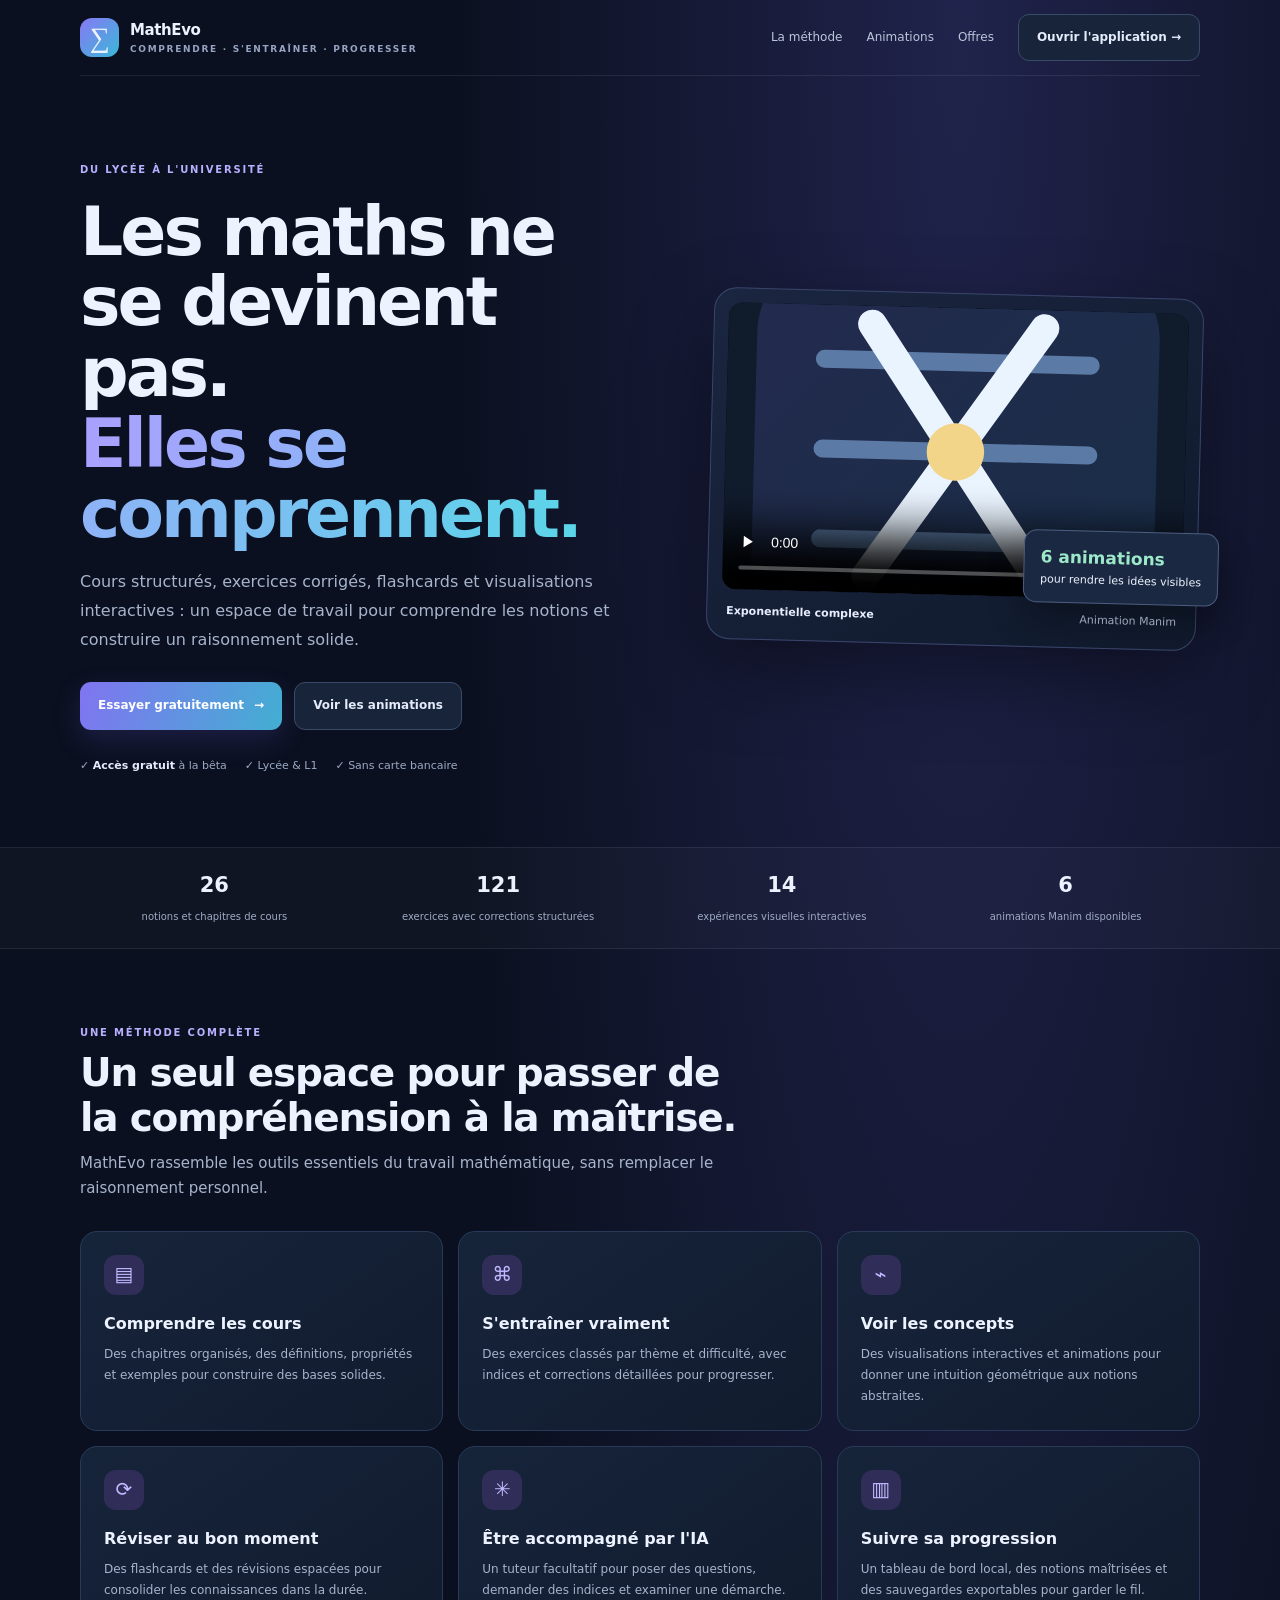
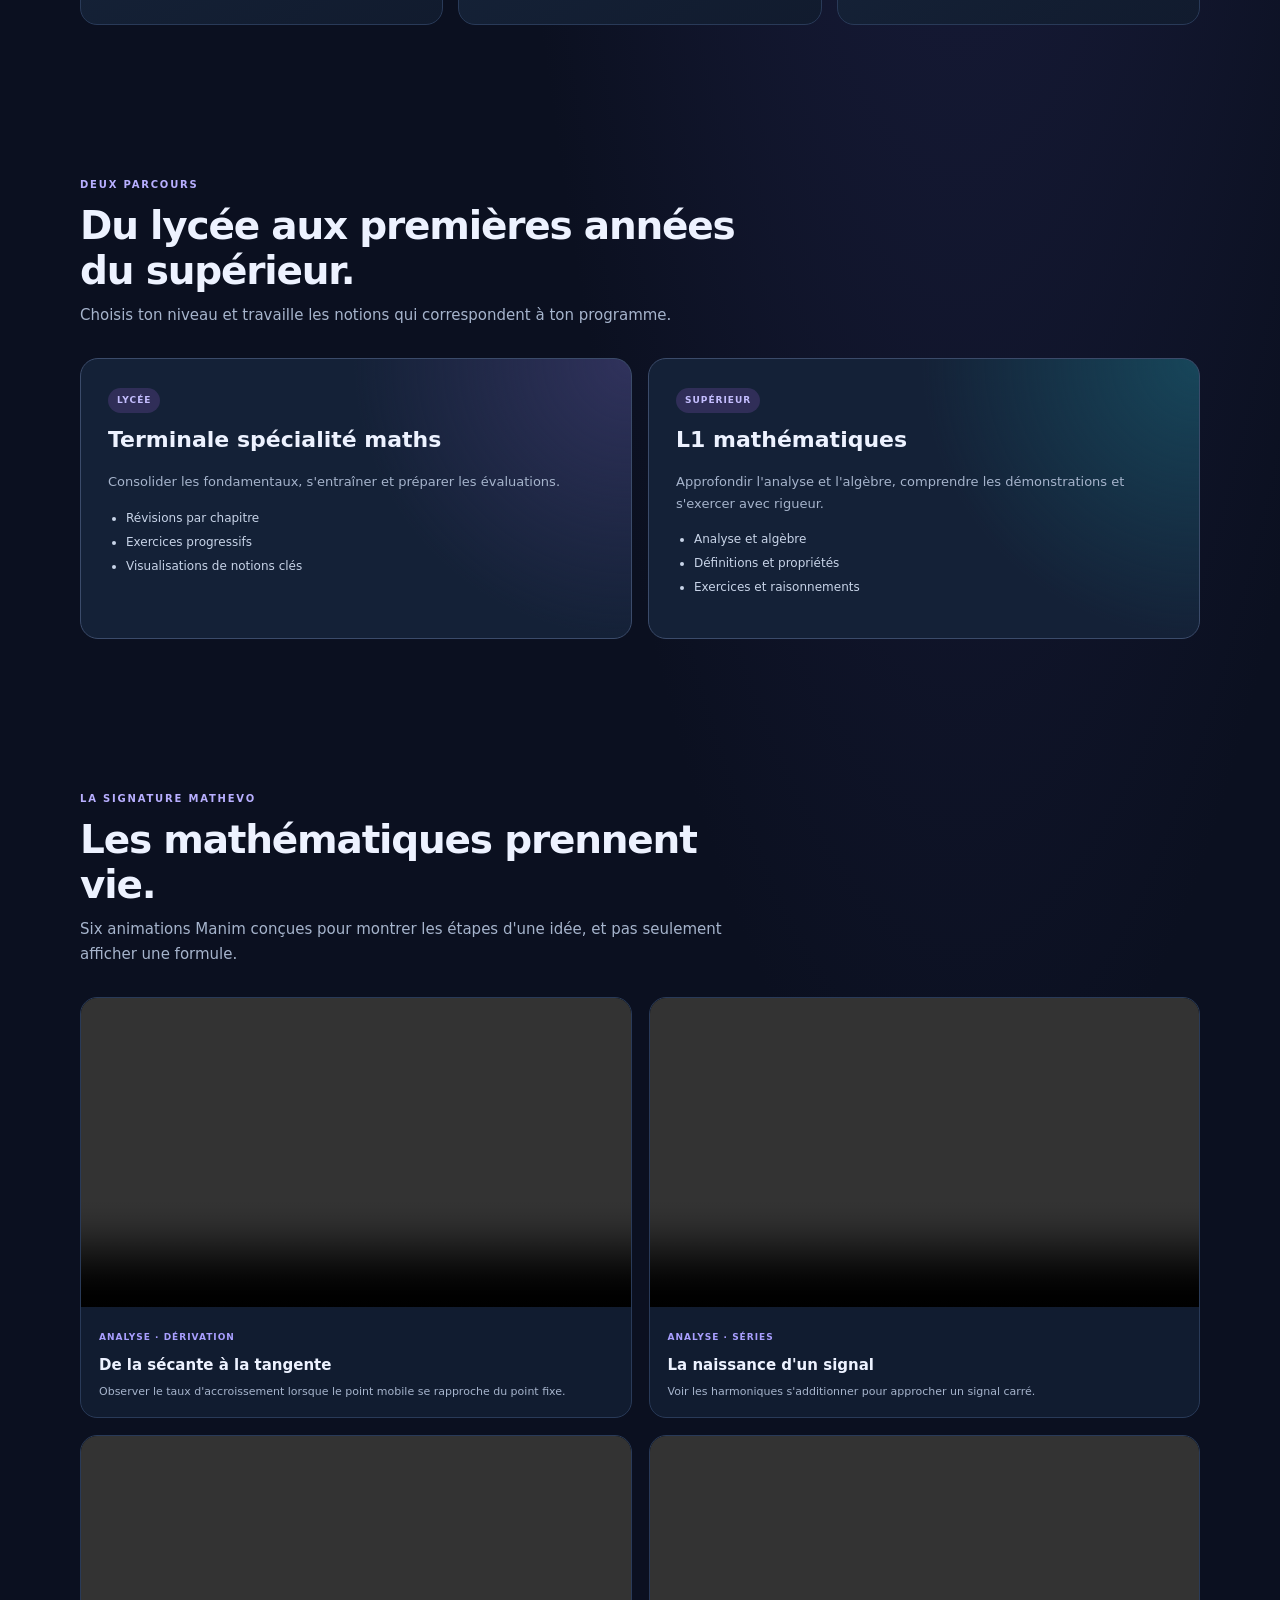
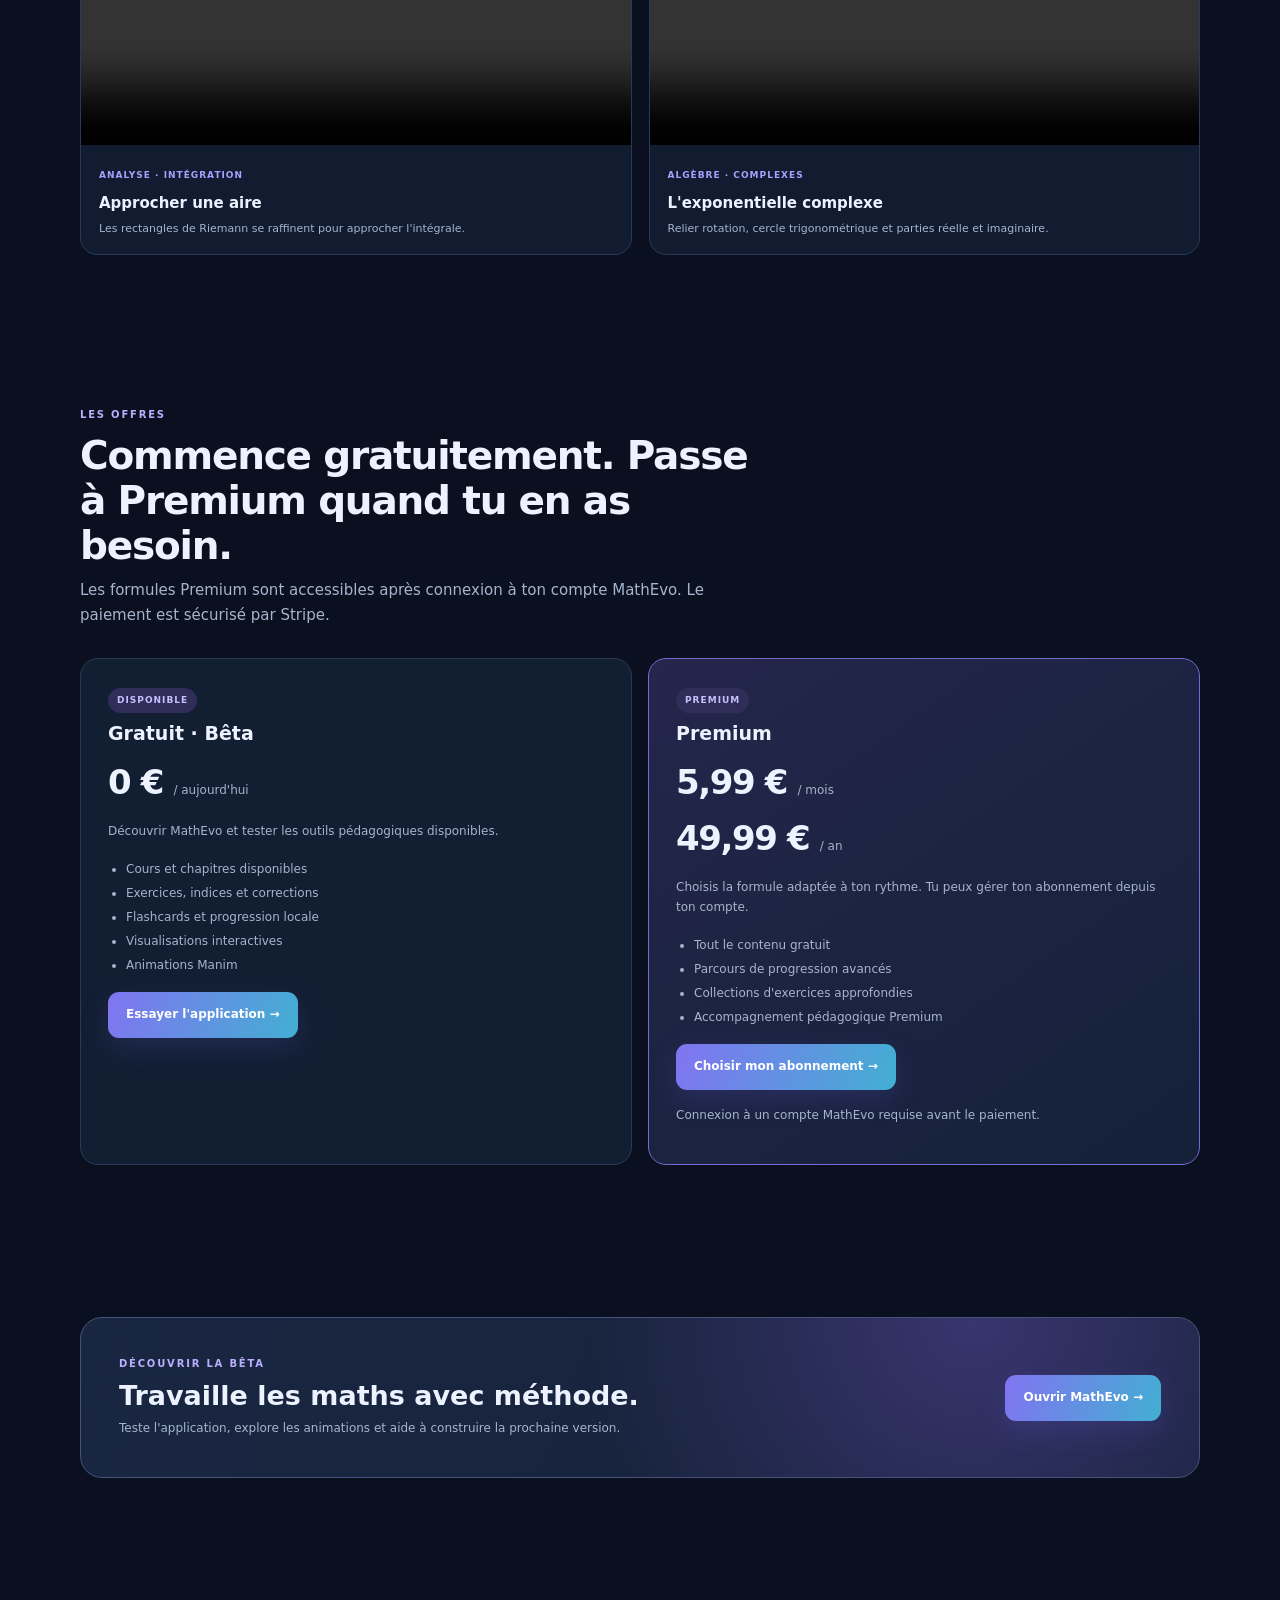
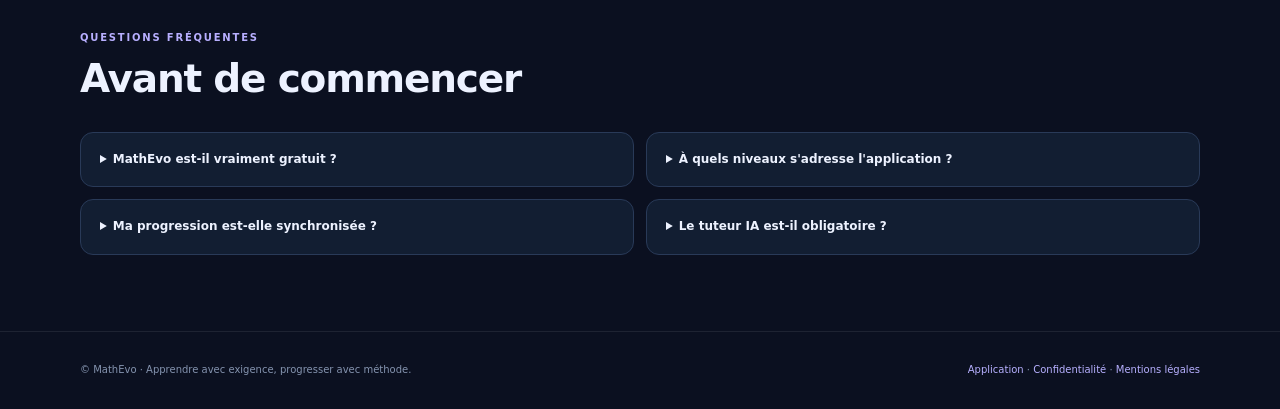
<file: index.html>
<!doctype html>
<html lang="fr">
<head>
  <meta charset="utf-8">
  <meta name="viewport" content="width=device-width,initial-scale=1">
  <meta name="theme-color" content="#0b1020">
  <meta name="description" content="MathEvo : cours, exercices corrigés, flashcards et animations mathématiques pour le lycée et la L1.">
  <meta property="og:title" content="MathEvo — Comprendre les maths autrement">
  <meta property="og:description" content="Apprends, entraîne-toi et visualise les mathématiques du lycée à l'université.">
  <title>MathEvo — Comprendre les maths autrement</title>
  <link rel="icon" href="assets/icon.svg" type="image/svg+xml">
  <style>
    :root{color-scheme:dark;--bg:#0b1020;--panel:#121d31;--line:#293a58;--text:#edf2ff;--muted:#a6b4cc;--violet:#9b91ff;--cyan:#58c9e8;--green:#70dcb2}
    *{box-sizing:border-box}html{scroll-behavior:smooth}body{margin:0;background:radial-gradient(ellipse at 75% 0,#20234b 0,transparent 38%),var(--bg);color:var(--text);font:15px/1.65 Inter,system-ui,-apple-system,Segoe UI,sans-serif}
    a{color:inherit;text-decoration:none}.wrap{width:min(1120px,calc(100% - 40px));margin:auto}.top{height:76px;display:flex;align-items:center;justify-content:space-between;border-bottom:1px solid #ffffff14}.brand{display:flex;gap:11px;align-items:center;font-weight:800;letter-spacing:-.4px}.mark{display:grid;place-items:center;width:39px;height:39px;border-radius:12px;background:linear-gradient(135deg,#8879f4,#39b8d8);font:28px Georgia}.brand small{display:block;font-size:9px;letter-spacing:1.7px;color:#94a4c2}.top nav{display:flex;align-items:center;gap:24px;color:#bac6db;font-size:12px}.top nav a:hover{color:white}.btn{display:inline-flex;align-items:center;justify-content:center;gap:10px;padding:13px 18px;border-radius:11px;font-weight:750;font-size:12px;transition:.2s}.btn:hover{transform:translateY(-2px);filter:brightness(1.08)}.primary{background:linear-gradient(110deg,#8174f1,#42afd2);color:white;box-shadow:0 10px 28px #635bd533}.secondary{border:1px solid #3a4b69;background:#17243a;color:#e4ebfa}.hero{padding:86px 0 72px;display:grid;grid-template-columns:1.08fr .92fr;align-items:center;gap:55px}.eyebrow{color:#b8afff;font-size:10px;font-weight:800;letter-spacing:1.8px;text-transform:uppercase}.hero h1{font-size:clamp(42px,6vw,68px);line-height:1.04;letter-spacing:-3px;margin:18px 0}.hero h1 em{font-style:normal;background:linear-gradient(90deg,#aaa0ff,#5bd5e8);color:transparent;background-clip:text}.hero p{max-width:570px;color:var(--muted);font-size:16px;line-height:1.8}.actions{display:flex;gap:12px;flex-wrap:wrap;margin-top:28px}.proof{display:flex;gap:18px;flex-wrap:wrap;margin-top:27px;color:#9baac4;font-size:11px}.proof b{color:#e5eaff}.visual{position:relative;padding:14px;border:1px solid #39466b;border-radius:23px;background:linear-gradient(145deg,#1a2540,#101a2c);box-shadow:0 30px 80px #0006;transform:rotate(1.5deg)}.visual video{display:block;width:100%;aspect-ratio:16/10;object-fit:cover;background:#080e1a;border-radius:14px}.visual-label{display:flex;justify-content:space-between;gap:10px;padding:13px 5px 3px;font-size:11px;color:#bac7df}.visual-label b{color:#e8edff}.float-card{position:absolute;right:-22px;bottom:44px;padding:12px 16px;border:1px solid #4d5d80;border-radius:13px;background:#1a2941;box-shadow:0 15px 35px #0005;font-size:11px}.float-card strong{display:block;color:#9ce8c9;font-size:17px}
    .strip{border-block:1px solid #ffffff14;background:#ffffff05}.strip .wrap{display:grid;grid-template-columns:repeat(4,1fr);gap:15px;padding:20px 0}.metric{text-align:center}.metric b{display:block;font-size:21px}.metric span{color:#9eacc4;font-size:10px}
    section{padding:76px 0}.section-head{max-width:680px;margin-bottom:30px}.section-head h2{font-size:clamp(28px,4vw,39px);line-height:1.15;letter-spacing:-1.2px;margin:10px 0}.section-head p{color:var(--muted);margin:0}.grid{display:grid;grid-template-columns:repeat(3,1fr);gap:15px}.card{padding:23px;border:1px solid var(--line);border-radius:17px;background:linear-gradient(145deg,#16243a,#111b2e)}.ico{display:grid;place-items:center;width:40px;height:40px;border-radius:12px;background:#302e58;color:#c1baff;font-size:20px;margin-bottom:16px}.card h3{font-size:16px;margin:0 0 7px}.card p{color:var(--muted);font-size:12px;line-height:1.75;margin:0}.audiences{display:grid;grid-template-columns:1fr 1fr;gap:16px}.audience{padding:27px;border:1px solid #3b4b6a;border-radius:18px;background:radial-gradient(circle at 100% 0,#30325c 0,transparent 45%),#142137}.audience:nth-child(2){background:radial-gradient(circle at 100% 0,#17465a 0,transparent 45%),#142137}.audience h3{font-size:22px;margin:9px 0}.audience p{color:var(--muted);font-size:13px}.audience ul{padding-left:18px;color:#c8d4e8;font-size:12px;line-height:2}
    .videos{display:grid;grid-template-columns:repeat(2,1fr);gap:17px}.video-card{overflow:hidden;border:1px solid var(--line);border-radius:17px;background:#111c30}.video-card video{display:block;width:100%;aspect-ratio:16/9;background:#080e1a;object-fit:cover}.video-copy{padding:16px 18px}.video-copy small{color:#a99fff;font-size:9px;font-weight:800;letter-spacing:1px}.video-copy h3{font-size:15px;margin:5px 0}.video-copy p{font-size:11px;color:var(--muted);margin:0}
    .pricing{display:grid;grid-template-columns:1fr 1fr;gap:16px}.price-card{padding:27px;border:1px solid var(--line);border-radius:18px;background:#121e32}.price-card.featured{border-color:#756bd0;background:linear-gradient(145deg,#24264b,#142139)}.price-card h3{font-size:19px;margin:5px 0}.price{font-size:34px;font-weight:850;letter-spacing:-1.4px}.price small{font-size:12px;color:var(--muted);font-weight:500;letter-spacing:0}.price-card p,.price-card li{font-size:12px;color:var(--muted)}.price-card ul{padding-left:18px;line-height:2}.tag{display:inline-block;padding:5px 9px;border-radius:20px;background:#302e58;color:#c5beff;font-size:9px;font-weight:800;letter-spacing:1px}.note{font-size:10px;color:#9aa9c2;margin-top:16px}
    .cta{padding:38px;border:1px solid #46527d;border-radius:22px;background:radial-gradient(circle at 80% 0,#39346e,transparent 42%),linear-gradient(110deg,#192641,#17233b);display:flex;align-items:center;justify-content:space-between;gap:25px}.cta h2{font-size:27px;line-height:1.2;margin:7px 0}.cta p{color:var(--muted);font-size:12px;margin:0}.faq{display:grid;grid-template-columns:1fr 1fr;gap:12px}.faq details{padding:17px 19px;border:1px solid var(--line);border-radius:13px;background:#121e32}.faq summary{cursor:pointer;font-size:12px;font-weight:750}.faq p{font-size:11px;color:var(--muted);line-height:1.7;margin:10px 0 0}.footer{padding:30px 0;border-top:1px solid #ffffff14;color:#8594af;font-size:10px}.footer .wrap{display:flex;justify-content:space-between;gap:15px;flex-wrap:wrap}.footer a{color:#b7b0ff}
    @media(max-width:800px){.hero{grid-template-columns:1fr;padding:60px 0;gap:35px}.visual{max-width:600px}.float-card{right:0}.grid{grid-template-columns:1fr 1fr}.strip .wrap{grid-template-columns:1fr 1fr}.top nav a:not(.btn){display:none}.top nav{gap:8px}.cta{align-items:flex-start;flex-direction:column}}
    @media(max-width:560px){.wrap{width:min(100% - 28px,1120px)}.hero h1{font-size:43px;letter-spacing:-2px}.grid,.audiences,.videos,.pricing,.faq{grid-template-columns:1fr}section{padding:55px 0}.card{padding:19px}.cta{padding:25px}.top{height:66px}.top nav .btn{padding:10px 12px;font-size:10px}}
  
    /* Transition fluide entre la présentation et l'application (navigation même origine). */
    @view-transition{navigation:auto}
    ::view-transition-old(root){animation:maths-page-out .22s ease both}
    ::view-transition-new(root){animation:maths-page-in .42s cubic-bezier(.2,.75,.25,1) both}
    @keyframes maths-page-out{to{opacity:0;transform:scale(.992);filter:blur(2px)}}
    @keyframes maths-page-in{from{opacity:0;transform:translateY(12px) scale(.992);filter:blur(3px)}to{opacity:1;transform:translateY(0) scale(1);filter:blur(0)}}
    @media(prefers-reduced-motion:reduce){::view-transition-old(root),::view-transition-new(root){animation-duration:.01ms}}
  </style>
</head>
<body>
<header class="top wrap">
  <a class="brand" href="landing.html"><span class="mark">∑</span><span>MathEvo<small>COMPRENDRE · S'ENTRAÎNER · PROGRESSER</small></span></a>
  <nav><a href="#methode">La méthode</a><a href="#animations">Animations</a><a href="#offres">Offres</a><a class="btn secondary" href="app.html#home">Ouvrir l'application →</a></nav>
</header>
<main>
  <div class="wrap hero">
    <div>
      <div class="eyebrow">Du lycée à l'université</div>
      <h1>Les maths ne se devinent pas.<br><em>Elles se comprennent.</em></h1>
      <p>Cours structurés, exercices corrigés, flashcards et visualisations interactives : un espace de travail pour comprendre les notions et construire un raisonnement solide.</p>
      <div class="actions"><a class="btn primary" href="app.html#home">Essayer gratuitement <span>→</span></a><a class="btn secondary" href="#animations">Voir les animations</a></div>
      <div class="proof"><span>✓ <b>Accès gratuit</b> à la bêta</span><span>✓ Lycée & L1</span><span>✓ Sans carte bancaire</span></div>
    </div>
    <div class="visual">
      <video controls muted playsinline preload="none" poster="assets/icon.svg">
        <source src="assets/manim/euler_helix.mp4" type="video/mp4">
      </video>
      <div class="visual-label"><b>Exponentielle complexe</b><span>Animation Manim</span></div>
      <div class="float-card"><strong>6 animations</strong>pour rendre les idées visibles</div>
    </div>
  </div>
  <div class="strip"><div class="wrap">
    <div class="metric"><b>26</b><span>notions et chapitres de cours</span></div>
    <div class="metric"><b>121</b><span>exercices avec corrections structurées</span></div>
    <div class="metric"><b>14</b><span>expériences visuelles interactives</span></div>
    <div class="metric"><b>6</b><span>animations Manim disponibles</span></div>
  </div></div>
  <section id="methode" class="wrap">
    <div class="section-head"><div class="eyebrow">Une méthode complète</div><h2>Un seul espace pour passer de la compréhension à la maîtrise.</h2><p>MathEvo rassemble les outils essentiels du travail mathématique, sans remplacer le raisonnement personnel.</p></div>
    <div class="grid">
      <article class="card"><div class="ico">▤</div><h3>Comprendre les cours</h3><p>Des chapitres organisés, des définitions, propriétés et exemples pour construire des bases solides.</p></article>
      <article class="card"><div class="ico">⌘</div><h3>S'entraîner vraiment</h3><p>Des exercices classés par thème et difficulté, avec indices et corrections détaillées pour progresser.</p></article>
      <article class="card"><div class="ico">⌁</div><h3>Voir les concepts</h3><p>Des visualisations interactives et animations pour donner une intuition géométrique aux notions abstraites.</p></article>
      <article class="card"><div class="ico">⟳</div><h3>Réviser au bon moment</h3><p>Des flashcards et des révisions espacées pour consolider les connaissances dans la durée.</p></article>
      <article class="card"><div class="ico">✳</div><h3>Être accompagné par l'IA</h3><p>Un tuteur facultatif pour poser des questions, demander des indices et examiner une démarche.</p></article>
      <article class="card"><div class="ico">▥</div><h3>Suivre sa progression</h3><p>Un tableau de bord local, des notions maîtrisées et des sauvegardes exportables pour garder le fil.</p></article>
    </div>
  </section>
  <section class="wrap">
    <div class="section-head"><div class="eyebrow">Deux parcours</div><h2>Du lycée aux premières années du supérieur.</h2><p>Choisis ton niveau et travaille les notions qui correspondent à ton programme.</p></div>
    <div class="audiences">
      <article class="audience"><span class="tag">LYCÉE</span><h3>Terminale spécialité maths</h3><p>Consolider les fondamentaux, s'entraîner et préparer les évaluations.</p><ul><li>Révisions par chapitre</li><li>Exercices progressifs</li><li>Visualisations de notions clés</li></ul></article>
      <article class="audience"><span class="tag">SUPÉRIEUR</span><h3>L1 mathématiques</h3><p>Approfondir l'analyse et l'algèbre, comprendre les démonstrations et s'exercer avec rigueur.</p><ul><li>Analyse et algèbre</li><li>Définitions et propriétés</li><li>Exercices et raisonnements</li></ul></article>
    </div>
  </section>
  <section id="animations" class="wrap">
    <div class="section-head"><div class="eyebrow">La signature MathEvo</div><h2>Les mathématiques prennent vie.</h2><p>Six animations Manim conçues pour montrer les étapes d'une idée, et pas seulement afficher une formule.</p></div>
    <div class="videos">
      <article class="video-card"><video controls playsinline preload="none"><source src="assets/manim/derivative_tangent.mp4" type="video/mp4"></video><div class="video-copy"><small>ANALYSE · DÉRIVATION</small><h3>De la sécante à la tangente</h3><p>Observer le taux d'accroissement lorsque le point mobile se rapproche du point fixe.</p></div></article>
      <article class="video-card"><video controls playsinline preload="none"><source src="assets/manim/fourier_square.mp4" type="video/mp4"></video><div class="video-copy"><small>ANALYSE · SÉRIES</small><h3>La naissance d'un signal</h3><p>Voir les harmoniques s'additionner pour approcher un signal carré.</p></div></article>
      <article class="video-card"><video controls playsinline preload="none"><source src="assets/manim/riemann_integral.mp4" type="video/mp4"></video><div class="video-copy"><small>ANALYSE · INTÉGRATION</small><h3>Approcher une aire</h3><p>Les rectangles de Riemann se raffinent pour approcher l'intégrale.</p></div></article>
      <article class="video-card"><video controls playsinline preload="none"><source src="assets/manim/euler_helix.mp4" type="video/mp4"></video><div class="video-copy"><small>ALGÈBRE · COMPLEXES</small><h3>L'exponentielle complexe</h3><p>Relier rotation, cercle trigonométrique et parties réelle et imaginaire.</p></div></article>
    </div>
  </section>
  <section id="offres" class="wrap">
    <div class="section-head"><div class="eyebrow">Les offres</div><h2>Commence gratuitement. Passe à Premium quand tu en as besoin.</h2><p>Les formules Premium sont accessibles après connexion à ton compte MathEvo. Le paiement est sécurisé par Stripe.</p></div>
    <div class="pricing">
      <article class="price-card"><span class="tag">DISPONIBLE</span><h3>Gratuit · Bêta</h3><div class="price">0 € <small>/ aujourd'hui</small></div><p>Découvrir MathEvo et tester les outils pédagogiques disponibles.</p><ul><li>Cours et chapitres disponibles</li><li>Exercices, indices et corrections</li><li>Flashcards et progression locale</li><li>Visualisations interactives</li><li>Animations Manim</li></ul><a class="btn primary" href="app.html#home">Essayer l'application →</a></article>
      <article class="price-card featured"><span class="tag">PREMIUM</span><h3>Premium</h3><div class="price">5,99 € <small>/ mois</small></div><div class="price">49,99 € <small>/ an</small></div><p>Choisis la formule adaptée à ton rythme. Tu peux gérer ton abonnement depuis ton compte.</p><ul><li>Tout le contenu gratuit</li><li>Parcours de progression avancés</li><li>Collections d'exercices approfondies</li><li>Accompagnement pédagogique Premium</li></ul><a class="btn primary" href="app.html#account">Choisir mon abonnement →</a><p class="note">Connexion à un compte MathEvo requise avant le paiement.</p></article>
    </div>
  </section>
  <section class="wrap">
    <div class="cta"><div><div class="eyebrow">Découvrir la bêta</div><h2>Travaille les maths avec méthode.</h2><p>Teste l'application, explore les animations et aide à construire la prochaine version.</p></div><a class="btn primary" href="app.html#home">Ouvrir MathEvo →</a></div>
  </section>
  <section class="wrap">
    <div class="section-head"><div class="eyebrow">Questions fréquentes</div><h2>Avant de commencer</h2></div>
    <div class="faq">
      <details><summary>MathEvo est-il vraiment gratuit ?</summary><p>Oui. Les fonctionnalités gratuites restent accessibles. Tu peux aussi choisir une formule Premium depuis ton compte MathEvo.</p></details>
      <details><summary>À quels niveaux s'adresse l'application ?</summary><p>La bêta propose des contenus pour le lycée et le supérieur, avec un accent sur la Terminale et la L1. Vérifie le niveau de chaque chapitre dans l'application.</p></details>
      <details><summary>Ma progression est-elle synchronisée ?</summary><p>Pour l'instant, la progression est enregistrée dans le navigateur utilisé. Tu peux l'exporter pour la sauvegarder ou la transférer manuellement.</p></details>
      <details><summary>Le tuteur IA est-il obligatoire ?</summary><p>Non. Il est facultatif. Les messages et images envoyés au tuteur sont transmis au service IA ; consulte la politique de confidentialité avant de l'utiliser.</p></details>
    </div>
  </section>
</main>
<footer class="footer"><div class="wrap"><span>© MathEvo · Apprendre avec exigence, progresser avec méthode.</span><span><a href="app.html#home">Application</a> · <a href="privacy.html">Confidentialité</a> · <a href="legal.html">Mentions légales</a></span></div></footer>
</body>
</html>
</file>
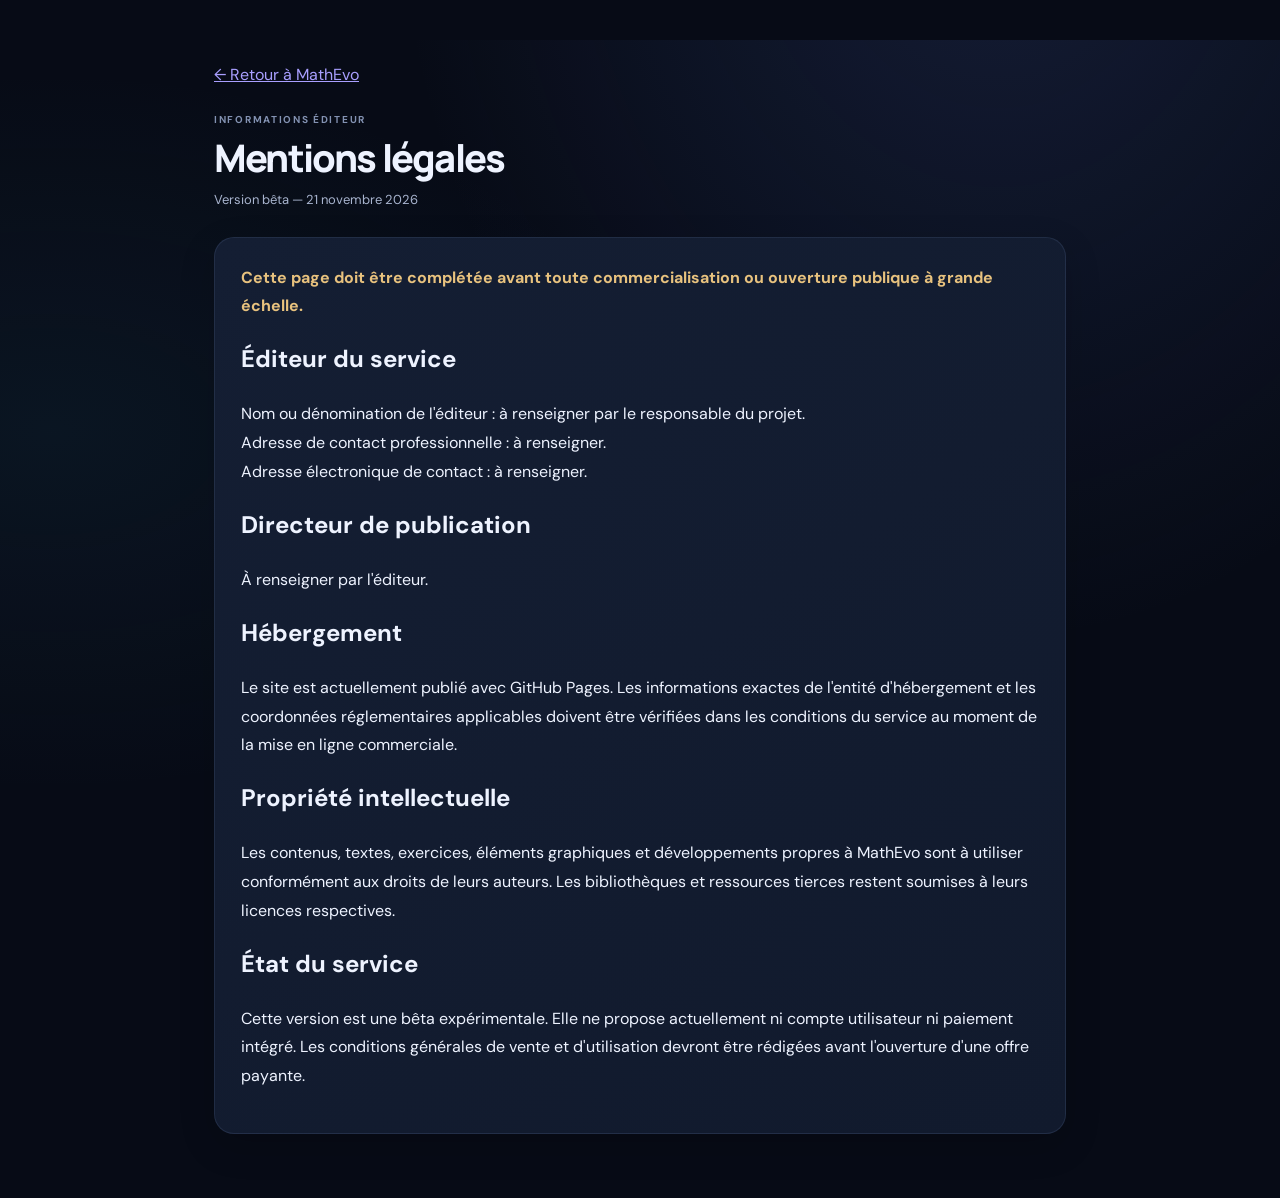
<file: legal.html>
<!doctype html>
<html lang="fr"><head><meta charset="utf-8"><meta name="viewport" content="width=device-width,initial-scale=1"><meta name="theme-color" content="#0b1020"><title>Mentions légales — MathEvo</title><link rel="stylesheet" href="style.css?v=20261121-quality9"></head>
<body><main class="main" style="margin:40px auto;max-width:900px;padding:24px">
<a href="./" style="color:#a99fff">← Retour à MathEvo</a>
<div class="page-intro" style="margin-top:28px"><div class="eyebrow">INFORMATIONS ÉDITEUR</div><h1>Mentions légales</h1><p>Version bêta — 21 novembre 2026</p></div>
<article class="panel" style="padding:26px;line-height:1.8">
<p style="color:#e8c27e"><strong>Cette page doit être complétée avant toute commercialisation ou ouverture publique à grande échelle.</strong></p>
<h2>Éditeur du service</h2>
<p>Nom ou dénomination de l'éditeur : à renseigner par le responsable du projet.<br>Adresse de contact professionnelle : à renseigner.<br>Adresse électronique de contact : à renseigner.</p>
<h2>Directeur de publication</h2><p>À renseigner par l'éditeur.</p>
<h2>Hébergement</h2><p>Le site est actuellement publié avec GitHub Pages. Les informations exactes de l'entité d'hébergement et les coordonnées réglementaires applicables doivent être vérifiées dans les conditions du service au moment de la mise en ligne commerciale.</p>
<h2>Propriété intellectuelle</h2><p>Les contenus, textes, exercices, éléments graphiques et développements propres à MathEvo sont à utiliser conformément aux droits de leurs auteurs. Les bibliothèques et ressources tierces restent soumises à leurs licences respectives.</p>
<h2>État du service</h2><p>Cette version est une bêta expérimentale. Elle ne propose actuellement ni compte utilisateur ni paiement intégré. Les conditions générales de vente et d'utilisation devront être rédigées avant l'ouverture d'une offre payante.</p>
</article></main></body></html>
</file>
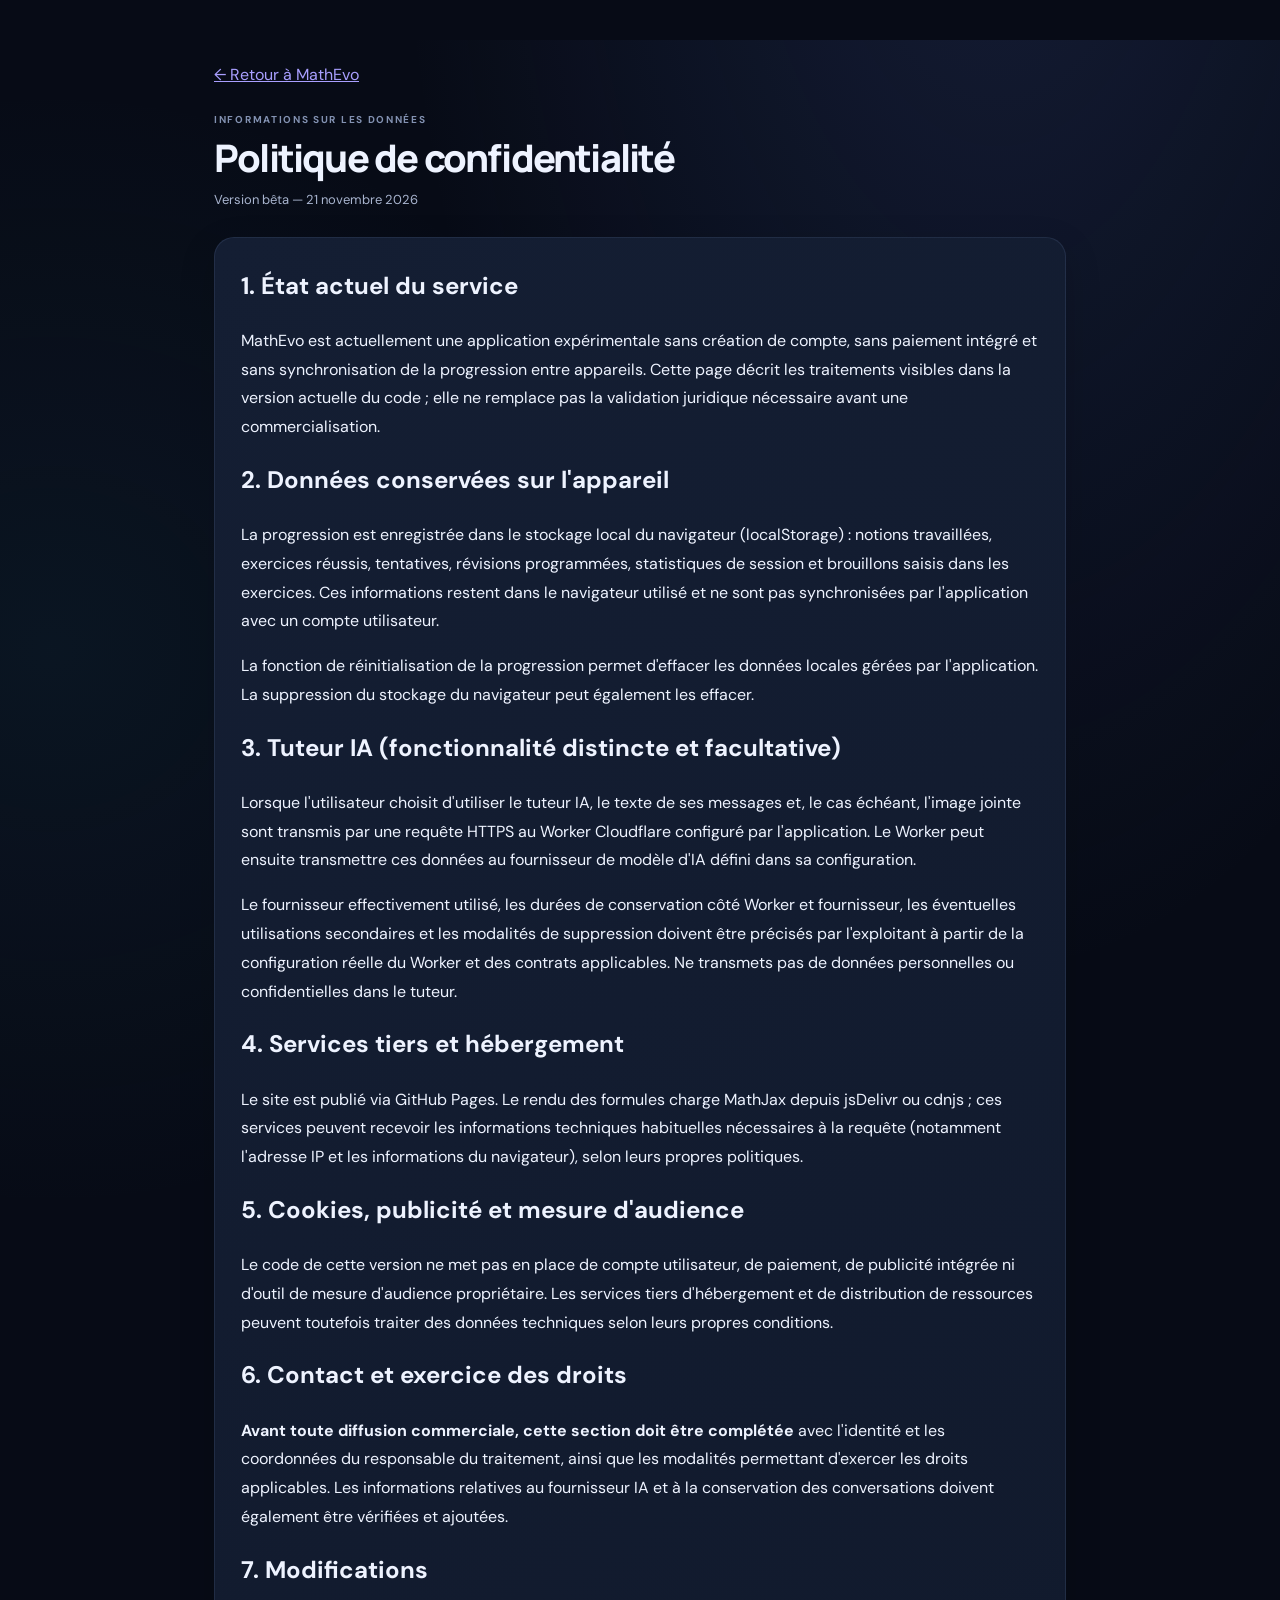
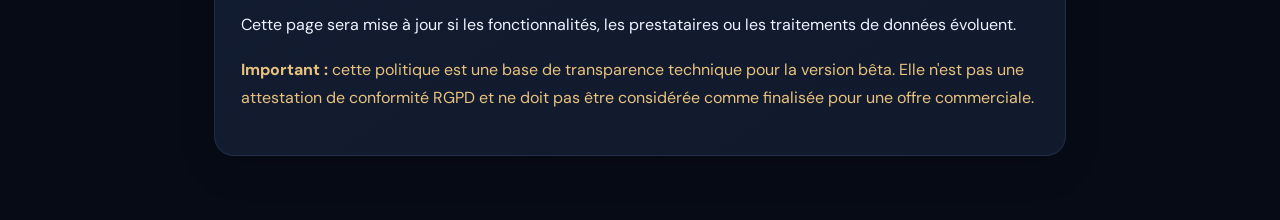
<file: privacy.html>
<!doctype html>
<html lang="fr"><head><meta charset="utf-8"><meta name="viewport" content="width=device-width,initial-scale=1"><meta name="theme-color" content="#0b1020"><title>Confidentialité — MathEvo</title><link rel="stylesheet" href="style.css?v=20261121-quality9"></head>
<body><main class="main" style="margin:40px auto;max-width:900px;padding:24px">
<a href="./" style="color:#a99fff">← Retour à MathEvo</a>
<div class="page-intro" style="margin-top:28px"><div class="eyebrow">INFORMATIONS SUR LES DONNÉES</div><h1>Politique de confidentialité</h1><p>Version bêta — 21 novembre 2026</p></div>
<article class="panel" style="padding:26px;line-height:1.8">
<h2>1. État actuel du service</h2>
<p>MathEvo est actuellement une application expérimentale sans création de compte, sans paiement intégré et sans synchronisation de la progression entre appareils. Cette page décrit les traitements visibles dans la version actuelle du code ; elle ne remplace pas la validation juridique nécessaire avant une commercialisation.</p>
<h2>2. Données conservées sur l'appareil</h2>
<p>La progression est enregistrée dans le stockage local du navigateur (localStorage) : notions travaillées, exercices réussis, tentatives, révisions programmées, statistiques de session et brouillons saisis dans les exercices. Ces informations restent dans le navigateur utilisé et ne sont pas synchronisées par l'application avec un compte utilisateur.</p>
<p>La fonction de réinitialisation de la progression permet d'effacer les données locales gérées par l'application. La suppression du stockage du navigateur peut également les effacer.</p>
<h2>3. Tuteur IA (fonctionnalité distincte et facultative)</h2>
<p>Lorsque l'utilisateur choisit d'utiliser le tuteur IA, le texte de ses messages et, le cas échéant, l'image jointe sont transmis par une requête HTTPS au Worker Cloudflare configuré par l'application. Le Worker peut ensuite transmettre ces données au fournisseur de modèle d'IA défini dans sa configuration.</p>
<p>Le fournisseur effectivement utilisé, les durées de conservation côté Worker et fournisseur, les éventuelles utilisations secondaires et les modalités de suppression doivent être précisés par l'exploitant à partir de la configuration réelle du Worker et des contrats applicables. Ne transmets pas de données personnelles ou confidentielles dans le tuteur.</p>
<h2>4. Services tiers et hébergement</h2>
<p>Le site est publié via GitHub Pages. Le rendu des formules charge MathJax depuis jsDelivr ou cdnjs ; ces services peuvent recevoir les informations techniques habituelles nécessaires à la requête (notamment l'adresse IP et les informations du navigateur), selon leurs propres politiques.</p>
<h2>5. Cookies, publicité et mesure d'audience</h2>
<p>Le code de cette version ne met pas en place de compte utilisateur, de paiement, de publicité intégrée ni d'outil de mesure d'audience propriétaire. Les services tiers d'hébergement et de distribution de ressources peuvent toutefois traiter des données techniques selon leurs propres conditions.</p>
<h2>6. Contact et exercice des droits</h2>
<p><strong>Avant toute diffusion commerciale, cette section doit être complétée</strong> avec l'identité et les coordonnées du responsable du traitement, ainsi que les modalités permettant d'exercer les droits applicables. Les informations relatives au fournisseur IA et à la conservation des conversations doivent également être vérifiées et ajoutées.</p>
<h2>7. Modifications</h2>
<p>Cette page sera mise à jour si les fonctionnalités, les prestataires ou les traitements de données évoluent.</p>
<p style="color:#e8c27e"><strong>Important :</strong> cette politique est une base de transparence technique pour la version bêta. Elle n'est pas une attestation de conformité RGPD et ne doit pas être considérée comme finalisée pour une offre commerciale.</p>
</article></main></body></html>
</file>
<file: style.css>
@import url('https://fonts.googleapis.com/css2?family=DM+Sans:wght@400;500;600;700&family=Manrope:wght@400;500;600;700;800&display=swap');
:root{--bg:#0b1020;--panel:#111a2e;--panel2:#151f36;--line:#263451;--text:#f1f4ff;--muted:#94a2bd;--violet:#9184ff;--cyan:#48c9e5;--green:#57d6a2;--amber:#f3bd69;--radius:20px;font-family:"DM Sans",sans-serif;color:var(--text);background:var(--bg)}
*{box-sizing:border-box}body{margin:0;background:radial-gradient(ellipse at 70% -15%,#1a2850 0,transparent 42%),var(--bg);color:var(--text)}button,input,select,textarea{font:inherit}button{cursor:pointer}.app-shell{min-height:100vh}.sidebar{width:252px;position:fixed;inset:0 auto 0 0;background:#0d1426;border-right:1px solid #202c46;padding:27px 17px;display:flex;flex-direction:column;z-index:10}.brand{display:flex;align-items:center;gap:12px;text-decoration:none;color:var(--text);padding:0 8px 34px}.brand-mark{width:43px;height:43px;border-radius:14px;display:grid;place-items:center;font:800 25px Manrope;background:linear-gradient(135deg,#8c7cff,#3ac6e5);color:#fff;box-shadow:0 8px 24px #6259c744}.brand b{display:block;font:800 19px Manrope;letter-spacing:.2px}.brand small{display:block;color:#7484a5;font-size:9px;letter-spacing:2px;margin-top:2px}.side-label,.eyebrow{font-size:10px;letter-spacing:1.7px;font-weight:700;color:#8392b2}.side-label{padding:0 12px 12px}.nav{display:grid;gap:5px}.nav-link{border:0;background:transparent;color:#9ba9c3;text-align:left;padding:12px 13px;border-radius:12px;display:flex;align-items:center;gap:13px;font-size:13px;transition:.2s}.nav-link span{font-size:18px;width:19px;text-align:center}.nav-link:hover,.nav-link.active{background:linear-gradient(90deg,#29284f,#1a2944);color:#fff}.nav-link.active{box-shadow:inset 3px 0 var(--violet)}.sidebar-bottom{margin-top:auto}.focus-card{border:1px solid #2a3553;background:linear-gradient(140deg,#1b2540,#131d32);border-radius:16px;padding:16px;margin-bottom:18px}.focus-icon{color:var(--cyan);font-size:19px;margin-bottom:8px}.focus-card b{font-size:12px}.focus-card p{font-size:11px;line-height:1.6;color:var(--muted);margin:7px 0 0}.profile{border-top:1px solid #26324c;padding:17px 4px 0;display:flex;align-items:center;gap:10px}.avatar,.tutor-avatar{width:34px;height:34px;border-radius:50%;background:#2c3159;color:#bcb5ff;display:grid;place-items:center;font-weight:700}.profile b,.profile small{display:block;font-size:11px}.profile small{color:var(--muted);margin-top:3px}.online-dot{width:7px;height:7px;background:var(--green);border-radius:50%;margin-left:auto;box-shadow:0 0 10px #57d6a2}.main{margin-left:252px;min-height:100vh;padding:0 42px;max-width:1800px}.topbar{height:76px;border-bottom:1px solid #202c46;display:flex;align-items:center;justify-content:space-between}.breadcrumb{font-size:12px;color:var(--muted)}.breadcrumb i{font-style:normal;padding:0 10px;color:#53617e}.breadcrumb b{color:#e9edfb}.top-actions{display:flex;align-items:center;gap:15px}.streak{font-size:12px;color:var(--amber)}.icon-btn,.mobile-menu{border:1px solid var(--line);background:#121c31;color:#aab6ce;border-radius:10px;padding:8px 11px}.mobile-menu{display:none}.view{display:none;padding:32px 0 50px;animation:fade .3s ease}.view.active{display:block}@keyframes fade{from{opacity:0;transform:translateY(5px)}to{opacity:1;transform:none}}.hero{min-height:340px;border:1px solid #30385d;border-radius:25px;background:radial-gradient(circle at 76% 48%,#2b3262 0,transparent 32%),linear-gradient(115deg,#171e39,#151d35 65%,#17243d);padding:43px 48px;display:flex;align-items:center;position:relative;overflow:hidden}.hero-copy{position:relative;z-index:2;max-width:580px}.hero .eyebrow{color:#b4aaff}.pulse{display:inline-block;width:7px;height:7px;background:var(--green);border-radius:50%;margin-right:7px;box-shadow:0 0 10px var(--green)}h1,h2,h3,p{margin-top:0}.hero h1,.page-intro h1{font:800 clamp(32px,4vw,49px)/1.12 Manrope;letter-spacing:-1.8px;margin:19px 0 13px}.hero h1 em{font-style:normal;background:linear-gradient(90deg,#a69bff,#52d6e9);color:transparent;background-clip:text}.hero p,.page-intro p{max-width:550px;color:#a8b4ce;line-height:1.7;font-size:14px}.hero-actions{display:flex;gap:10px;margin-top:25px}.btn{border:0;border-radius:11px;padding:12px 17px;font-size:12px;font-weight:700;transition:.2s}.btn:hover{transform:translateY(-1px);filter:brightness(1.1)}.btn.primary{color:white;background:linear-gradient(110deg,#796cf0,#4b9fce);box-shadow:0 8px 20px #635bd533}.btn.primary span{padding-left:12px}.btn.ghost{background:#202b45;color:#d1d9ec;border:1px solid #34415f}.hero-art{position:absolute;width:330px;height:300px;right:8%;top:20px;display:grid;place-items:center}.orbit{position:absolute;border:1px solid #7270bc66;border-radius:50%;transform:rotate(-27deg)}.orbit-one{width:300px;height:150px}.orbit-two{width:220px;height:250px;transform:rotate(50deg)}.math-symbol{width:130px;height:130px;border-radius:38px;display:grid;place-items:center;background:linear-gradient(145deg,#8477fa,#35b9d9);font:100px Georgia;color:#fff;box-shadow:0 25px 65px #6259b955;transform:rotate(-8deg)}.float{position:absolute;color:#c4c0ff;font:24px Georgia}.f1{top:35px;left:44px}.f2{right:25px;top:90px}.f3{left:35px;bottom:40px}.f4{right:55px;bottom:22px}.section-heading,.panel-head{display:flex;align-items:center;justify-content:space-between}.section-heading{margin:36px 0 17px}.section-heading h2{font:700 21px Manrope;margin:7px 0 0}.subtle{color:var(--muted);font-size:11px}.stats-grid{display:grid;grid-template-columns:repeat(4,1fr);gap:14px}.stat-card,.panel{background:linear-gradient(145deg,#141e33,#111a2d);border:1px solid #283653;border-radius:var(--radius)}.stat-card{padding:18px 19px;position:relative}.stat-icon{width:31px;height:31px;display:grid;place-items:center;border-radius:10px;margin-bottom:13px;font-size:17px}.violet{background:#38335f;color:#b8adff}.blue{background:#203c5c;color:#6bc6f0}.green{background:#1f493f;color:#68dfb1}.amber{background:#4a3c2d;color:#f5c47d}.stat-card small{display:block;color:#9ba9c1;font-size:11px}.stat-card strong{display:block;font:800 26px Manrope;margin:5px 0}.stat-foot{font-size:10px;color:#71819e}.home-grid{display:grid;grid-template-columns:1.2fr 1fr;gap:15px;margin-top:16px}.panel{padding:22px}.panel h3{font:700 17px Manrope;margin:7px 0 12px}.tag{font-size:9px;letter-spacing:1px;color:#b7b0ff;background:#39345f;padding:7px 9px;border-radius:7px}.daily-panel>p{font-size:13px;color:#9eacc6;line-height:1.6;margin:18px 0}.daily-meta{display:flex;gap:20px;color:#8e9bb5;font-size:10px;margin-bottom:18px}.quick-link{display:flex;align-items:center;gap:12px;width:100%;padding:12px 0;border:0;border-bottom:1px solid #293650;background:none;color:var(--text);text-align:left}.quick-link:last-child{border-bottom:0}.quick-icon{width:34px;height:34px;border-radius:10px;background:#282c50;color:#b6adff;display:grid;place-items:center;font-size:17px}.quick-link b,.quick-link small{display:block}.quick-link b{font-size:12px}.quick-link small{font-size:10px;color:var(--muted);margin-top:4px}.quick-link i{margin-left:auto;color:#8393b2;font-style:normal}.page-intro{margin:10px 0 26px}.page-intro h1{font-size:38px;margin:10px 0}.page-intro p{font-size:13px}.path-layout,.tutor-layout,.review-layout{display:grid;grid-template-columns:minmax(0,1.7fr) minmax(240px,.8fr);gap:16px}.path-main{min-height:340px}.path-aside h3{margin-bottom:18px}.step-list{display:grid;gap:20px;margin-top:24px}.step{display:flex;gap:14px;align-items:center}.step>b{font:700 13px Manrope;color:#a89dff;background:#292a4c;padding:9px;border-radius:9px}.step strong,.step small{display:block}.step strong{font-size:12px}.step small{font-size:10px;color:var(--muted);margin-top:4px}.diagnostic-questions{display:grid;gap:15px;margin:20px 0}.diagnostic-q{padding:14px;background:#18243a;border-radius:12px}.diagnostic-q>b{font-size:12px}.diagnostic-q>div{display:flex;gap:16px;flex-wrap:wrap;margin-top:12px}.diagnostic-q label{font-size:11px;color:#b6c1d7}.diagnostic-result{display:flex;gap:18px;align-items:center;padding:20px;background:#18243a;border-radius:14px;margin-top:20px}.result-score{font:800 35px Manrope;color:#a89dff}.result-score small{font-size:14px}.diagnostic-result p,.recommendation p{font-size:11px;color:var(--muted);line-height:1.6;margin:5px 0}.recommendation{border:1px solid #393966;background:#1b2140;border-radius:14px;padding:18px;margin-top:18px}.recommendation h3{margin:8px 0}.filters{display:flex;gap:10px;margin-bottom:17px}.filters input,.filters select{background:#141f35;border:1px solid #2b3a58;color:#e7ebf7;padding:11px 13px;border-radius:10px;font-size:11px;outline:none}.filters input{flex:1}.filters select{min-width:150px}.filters input:focus,.filters select:focus,textarea:focus{border-color:#8176ee}.course-layout,.exercise-layout{display:grid;grid-template-columns:minmax(250px,.7fr) minmax(0,1.5fr);gap:15px;align-items:start}.course-list,.exercise-list{display:grid;gap:8px}.course-item,.exercise-item{border:1px solid #293752;background:#131e32;border-radius:13px;padding:13px;display:flex;align-items:center;gap:11px;color:var(--text);text-align:left}.course-item.selected,.exercise-item.selected{border-color:#7d73e8;background:#202343}.course-symbol{width:35px;height:35px;display:grid;place-items:center;border-radius:10px;background:#29294d;color:#aaa1ff;font-size:19px}.course-item b,.course-item small,.exercise-item b,.exercise-item small{display:block}.course-item b,.exercise-item b{font-size:11px}.course-item small,.exercise-item small{font-size:9px;color:var(--muted);margin-top:5px}.course-item i,.exercise-item i{margin-left:auto;font-style:normal;color:#8d83ff}.course-detail,.exercise-detail{min-height:360px}.detail-top{display:flex;justify-content:space-between;align-items:center;margin-bottom:20px}.course-detail h2,.exercise-detail h2,.review-main h2{font:750 25px Manrope;margin-bottom:9px}.lead{font-size:12px;color:var(--muted);line-height:1.6}.course-detail h3{font-size:13px;margin:24px 0 10px}.definition,.example-box,.question-box,.hint-box,.solution-box{background:#18243a;border:1px solid #2b3a58;border-radius:12px;padding:15px;margin:9px 0;color:#dbe3f4;font-size:12px;line-height:1.8}.definition b,.solution-box>b{color:#b9b0ff}.definition p{margin:7px 0 0}.property-list{padding-left:19px;color:#bdc8dc;font-size:12px;line-height:1.9}.detail-actions{display:flex;gap:9px;margin-top:20px}.mastered-label{color:var(--green);font-size:10px}.difficulty{font-size:8px;text-transform:uppercase;letter-spacing:.8px;padding:5px 7px;border-radius:6px;background:#26334c;color:#9fb4d8}.difficulty.facile{color:#70dcb2;background:#1b3b38}.difficulty.intermédiaire{color:#f0c477;background:#433823}.difficulty.avancé{color:#c0a9ff;background:#332c54}.exercise-item{display:grid;grid-template-columns:1fr auto;gap:5px 9px}.exercise-item .difficulty{grid-column:1}.exercise-item b,.exercise-item small{grid-column:1}.exercise-item i{grid-column:2;grid-row:1/4}.question-box{font-size:14px;padding:20px}.answer-area label{font-size:11px;color:#aab7d0;display:block;margin:15px 0 7px}.answer-area textarea,.chat-compose textarea{width:100%;resize:vertical;background:#0e1729;color:#edf1ff;border:1px solid #2c3b59;border-radius:11px;padding:12px;font-size:12px;outline:none}.exercise-actions{display:flex;gap:8px;margin:10px 0}.hint-box,.solution-box{font-size:12px}.check-note{color:#9cadd0;border-top:1px solid #34415d;padding-top:10px}.self-check{margin-top:22px;padding:15px;border:1px solid #303d5b;border-radius:13px}.self-check>b{font-size:12px}.self-check p{font-size:10px;color:var(--muted);margin:6px 0 12px}.self-check>div{display:flex;gap:7px;flex-wrap:wrap}.rating-btn,.review-rating button{border:1px solid #3a4865;background:#202b43;color:#dce4f6;border-radius:8px;padding:9px 11px;font-size:10px}.rating-btn:hover,.review-rating button:hover{border-color:#8a80f6}.tutor-panel{padding:0;overflow:hidden}.tutor-header{padding:18px 20px;display:flex;align-items:center;gap:10px;border-bottom:1px solid #2b3854}.tutor-header b,.tutor-header small{display:block}.tutor-header b{font-size:12px}.tutor-header small{font-size:9px;color:var(--muted);margin-top:4px}.tutor-header .text-btn{margin-left:auto}.text-btn{border:0;background:none;color:#a99fff;font-size:10px}.mode-tabs{display:flex;gap:5px;padding:12px 16px;border-bottom:1px solid #293650;overflow:auto}.mode{white-space:nowrap;border:0;border-radius:8px;background:transparent;color:#98a6c0;padding:8px 10px;font-size:10px}.mode.active{background:#302d58;color:#c4bcff}.chat{height:350px;overflow:auto;padding:20px;display:flex;flex-direction:column;gap:13px}.chat-welcome{text-align:center;margin:auto;max-width:310px}.chat-welcome>span{font-size:30px;color:#a79aff}.chat-welcome h3{margin:10px 0}.chat-welcome p{font-size:11px;color:var(--muted);line-height:1.6}.chat-message{max-width:88%;padding:12px 14px;border-radius:13px;font-size:12px;line-height:1.65;white-space:pre-wrap}.chat-message b{display:block;font-size:8px;letter-spacing:1px;color:#a99fff;margin-bottom:6px}.chat-message.user{align-self:flex-end;background:#292b50}.chat-message.assistant{align-self:flex-start;background:#1a2a40;border:1px solid #2d415e}.upload-row{padding:0 18px 10px;display:flex;gap:12px;align-items:center}.upload-btn{font-size:10px;color:#b9b0ff;cursor:pointer}.chat-compose{padding:0 18px 12px;display:flex;gap:9px;align-items:end}.chat-compose textarea{flex:1}.status-line{padding:0 19px 15px;color:#7889a8;font-size:9px}.tutor-tips h3{margin:10px 0 23px}.tip{display:flex;gap:13px;margin:17px 0}.tip>b{font-size:11px;color:#a99fff}.tip p{font-size:11px;color:#aab6cc;line-height:1.6;margin:0}.privacy-note{border-top:1px solid #2b3955;margin-top:23px;padding-top:15px;color:#7f91b0;font-size:10px;line-height:1.5}.visual-grid{display:grid;grid-template-columns:1fr 1fr;gap:15px}.visual-card p{font-size:11px;color:var(--muted)}canvas{width:100%;height:auto;background:#0d1729;border:1px solid #283753;border-radius:12px;margin:10px 0}.slider-row{display:flex;align-items:center;gap:12px;font-size:11px;color:#aab7ce}.slider-row input{flex:1;accent-color:#8c80ff}.slider-row b{min-width:35px;color:#c7beff}.formula-box{font-size:11px;color:#c7d2e8;padding:12px;background:#18243a;border-radius:10px;margin-top:12px}.review-main{min-height:310px}.review-side p{font-size:11px;color:var(--muted);line-height:1.7}.review-intervals{display:grid;gap:10px;margin-top:20px}.review-intervals span{display:flex;justify-content:space-between;padding:10px;background:#1b2740;border-radius:9px;font-size:10px;color:#aebbd1}.review-intervals b{color:#b8afff}.flashcard{width:100%;min-height:210px;border:1px solid #49477d;border-radius:18px;background:radial-gradient(circle at 80% 0,#34305f,#18233a 65%);color:white;margin:18px 0;padding:28px;display:flex;flex-direction:column;justify-content:center;align-items:center;gap:20px;transition:transform .25s}.flashcard strong{font:700 20px Manrope;max-width:550px}.flashcard small,.flashcard span,.review-counter{font-size:9px;letter-spacing:1.3px;color:#a99fff}.flashcard span{color:#8292b0;letter-spacing:0}.review-rating{display:flex;gap:9px;justify-content:center}.center{text-align:center}.progress-grid{display:grid;grid-template-columns:1fr 1fr;gap:15px}.big-progress{font:800 48px Manrope;color:#b1a7ff;margin:18px 0}.progress-track,.mini-track{height:8px;border-radius:9px;background:#293653;overflow:hidden}.progress-track span,.mini-track i{display:block;height:100%;width:0;background:linear-gradient(90deg,#8878f5,#45c8e2);border-radius:9px}.activity-stats{display:flex;justify-content:space-around;margin:28px 0}.activity-stats b,.activity-stats small{display:block;text-align:center}.activity-stats b{font:800 25px Manrope}.activity-stats small{font-size:9px;color:var(--muted);margin-top:5px}.mastery-panel{margin-top:15px}.mastery-row{display:grid;grid-template-columns:1.2fr 1fr auto;gap:15px;align-items:center;padding:12px 0;border-bottom:1px solid #2a3853}.mastery-row:last-child{border:0}.mastery-row b,.mastery-row small{display:block}.mastery-row b{font-size:11px}.mastery-row small{font-size:9px;color:var(--muted);margin-top:4px}.mastery-row strong{font-size:10px;color:#b8afff}.mini-track{height:6px}.empty-state{text-align:center;padding:60px 20px;color:var(--muted)}.empty-state>span{font-size:38px;color:#a99fff}.empty-state h3{color:var(--text);margin:12px 0 6px}.empty-state p{font-size:11px}.footer{border-top:1px solid #202d47;padding:22px 0 28px;color:#657594;font-size:9px;letter-spacing:1px}.footer span{color:#9b8cff;padding:0 6px}.toast{position:fixed;bottom:25px;right:25px;background:#273252;border:1px solid #57558d;color:#f4f4ff;border-radius:11px;padding:13px 17px;font-size:11px;opacity:0;transform:translateY(10px);transition:.25s;pointer-events:none;z-index:20}.toast.show{opacity:1;transform:none}
@media(max-width:1100px){.main{padding:0 25px}.hero-art{right:0;opacity:.65}.stats-grid{grid-template-columns:repeat(2,1fr)}}
@media(max-width:800px){.sidebar{transform:translateX(-100%);transition:.25s}.sidebar.open{transform:none;box-shadow:20px 0 60px #0008}.main{margin-left:0;padding:0 18px}.mobile-menu{display:block;margin-right:10px}.topbar{justify-content:flex-start}.top-actions{margin-left:auto}.hero{padding:30px 25px;min-height:340px}.hero-art{right:-100px;opacity:.3}.hero-copy{max-width:100%}.home-grid,.path-layout,.tutor-layout,.review-layout,.course-layout,.exercise-layout,.visual-grid,.progress-grid{grid-template-columns:1fr}.course-detail,.exercise-detail{min-height:250px}.filters{flex-wrap:wrap}.filters input{flex-basis:100%}.filters select{flex:1;min-width:0}.page-intro h1{font-size:32px}}
@media(max-width:480px){.main{padding:0 13px}.hero{padding:25px 19px}.hero h1{font-size:32px}.hero-actions{flex-wrap:wrap}.stats-grid{gap:9px}.stat-card{padding:14px}.stat-card strong{font-size:22px}.section-heading h2{font-size:17px}.panel{padding:16px}.daily-panel,.quick-panel{padding:17px}.mastery-row{grid-template-columns:1fr auto}.mini-track{grid-column:1/-1;grid-row:2}.activity-stats{gap:8px}.activity-stats b{font-size:20px}.chat-compose{flex-direction:column;align-items:stretch}.chat-compose .btn{align-self:flex-end}}

/* Mathevo — laboratoire visuel enrichi */
.lab-shell{padding:clamp(16px,2.5vw,26px);border:1px solid #344d68;background:linear-gradient(145deg,#192b3e,#122132);box-shadow:0 16px 42px #0003}
.lab-toolbar{display:flex;align-items:center;justify-content:space-between;gap:14px;flex-wrap:wrap;margin-bottom:16px}
.lab-toolbar label,.lab-control-label label{font-size:12px;font-weight:800;color:#c8d8e9}
.lab-toolbar select{min-width:min(100%,330px);padding:12px 14px;border-radius:11px;background:#102033;border:1px solid #45617d;color:#edf5ff;font:600 12px Manrope,system-ui,sans-serif}
.lab-canvas-wrap{position:relative;overflow:hidden;border:1px solid #344e69;border-radius:16px;background:#0d1928;box-shadow:inset 0 1px 0 #ffffff0a}
#labCanvas{display:block;width:100%;height:auto;min-height:260px}
.lab-legend{display:flex;gap:14px;flex-wrap:wrap;padding:10px 14px;border-top:1px solid #263d55;color:#a9bed4;font-size:10px}
.lab-controls{padding:17px 4px 4px}
.lab-control-label{display:flex;align-items:center;justify-content:space-between;gap:14px;margin-bottom:10px}
.lab-control-label strong{font:700 13px 'DM Mono',monospace;color:#9cc8fa}
#labSlider{width:100%;accent-color:#83b5ec;cursor:pointer}
.lab-caption{margin:11px 0 0;color:#aebfd1;font-size:12px;line-height:1.7}
.lab-formula{margin-top:15px;padding:17px 18px;border:1px solid #3c5974;border-radius:13px;background:linear-gradient(110deg,#122238,#172b40);color:#e7f2ff;font-size:15px;line-height:1.8;overflow-x:auto}
.lab-insight-grid{display:grid;grid-template-columns:repeat(3,minmax(0,1fr));gap:14px;margin-top:17px}
.lab-insight-grid .panel{padding:19px}
.lab-insight-icon{display:grid;place-items:center;width:35px;height:35px;border-radius:10px;background:#294764;color:#b9d9fb;font-size:20px;margin-bottom:12px}
.lab-insight-grid h3{font-size:14px;margin:0 0 7px}
.lab-insight-grid p{font-size:11px;line-height:1.7;color:#a7b9cc;margin:0}
.solution-box{margin-top:14px;padding:0!important;overflow:hidden;border:1px solid #4d927b!important;border-radius:14px!important;background:linear-gradient(145deg,#153c35,#17332f 72%)!important;color:#e6f7ef!important;box-shadow:0 10px 26px #061c1833}
.solution-heading{display:flex;align-items:center;gap:11px;padding:14px 16px;background:linear-gradient(100deg,#1d5849,#1b493f);border-bottom:1px solid #397765}
.solution-heading>span{display:grid;place-items:center;width:29px;height:29px;border-radius:9px;background:#2e8068;color:#eafff5;font-size:17px;font-weight:900}
.solution-heading b,.solution-heading small{display:block}
.solution-heading b{font-size:13px;color:#e9fff5}
.solution-heading small{margin-top:3px;font-size:10px;color:#b6dfd0}
.solution-content{padding:15px 17px 5px;font-size:13px;line-height:1.85;color:#e0f1e9}
.solution-content p{margin:0 0 12px}
.solution-content strong{color:#a8e5c9}
.solution-box .check-note{margin:4px 16px 15px;padding-top:11px;border-top:1px solid #376657;color:#a9d5c3;font-size:11px;line-height:1.65}
.solution-box mjx-container{color:inherit!important}
.question-box{line-height:1.85}
.hint-box{padding:13px 15px;border-radius:11px;background:#1c3048;border:1px solid #45617e;color:#e3eefb;line-height:1.8}
@media(max-width:760px){.lab-insight-grid{grid-template-columns:1fr}.lab-toolbar{align-items:stretch}.lab-toolbar select{width:100%}.lab-shell{padding:12px}.lab-formula{font-size:13px;padding:13px}}


/* Laboratoire pédagogique : explications liées aux manipulations */
.lab-learning{margin-top:18px;padding:22px;background:linear-gradient(145deg,#15253a,#111a2e);border:1px solid #314765;border-radius:18px}
.lab-learning h3{font:700 20px Manrope,sans-serif;margin:9px 0;color:#f1f4ff}
.lab-learning>p{max-width:820px;color:#c2cde0;line-height:1.75;font-size:14px}
.lab-learning-question{display:flex;flex-wrap:wrap;gap:10px;align-items:baseline;margin:18px 0;padding:14px 16px;border-left:3px solid var(--cyan);background:#0d1928;border-radius:0 12px 12px 0}
.lab-learning-question b{font-size:11px;letter-spacing:1px;text-transform:uppercase;color:var(--cyan)}
.lab-learning-question span{font-size:13px;color:#e8efff}
.lab-learning-steps{display:grid;grid-template-columns:repeat(3,minmax(0,1fr));gap:10px}
.lab-step{display:flex;gap:11px;align-items:flex-start;padding:13px;background:#1a2940;border:1px solid #2b3d59;border-radius:12px}
.lab-step>span{flex:0 0 24px;height:24px;display:grid;place-items:center;border-radius:50%;background:#34456a;color:#c8d4ff;font-size:11px;font-weight:700}
.lab-step p{margin:2px 0;color:#b9c7dc;font-size:12px;line-height:1.6}
@media(max-width:760px){.lab-learning-steps{grid-template-columns:1fr}.lab-learning{padding:16px}}

/* Corrections détaillées : fond vert et contraste renforcé */
.solution-box{background:linear-gradient(145deg,#123c32,#164b3c)!important;border:1px solid #34785e!important;color:#e5fff1!important}
.solution-box .solution-heading{color:#d9ffea}
.solution-box .solution-content{color:#e5fff1;line-height:1.9}
.solution-box .solution-content p{margin:12px 0}
.solution-box mjx-container{color:#f2fff7!important;max-width:100%;overflow-x:auto;overflow-y:hidden}
.question-box mjx-container,.hint-box mjx-container{max-width:100%;overflow-x:auto;overflow-y:hidden}
#labCanvas{display:block;width:100%;height:auto;min-height:300px;max-height:560px}
.lab-canvas-wrap{min-width:0}
.lab-legend{display:flex;gap:16px;flex-wrap:wrap;padding:12px 16px;color:#b9cbe0;font-size:11px}
.lab-formula mjx-container,.lab-caption mjx-container,.lab-learning mjx-container{max-width:100%;overflow-x:auto;overflow-y:hidden}

/* === Mathevo · Midnight glass visual refresh === */
:root{--bg:#070b16;--panel:#0d1424;--panel2:#121d31;--line:#202e49;--text:#eef3ff;--muted:#91a1bd;--violet:#9a8cff;--cyan:#52d8ed;--green:#55d6b0;--amber:#f4bd72;--radius:20px}
body{background:radial-gradient(ellipse at 78% -18%,rgba(65,88,160,.24),transparent 43%),radial-gradient(ellipse at 4% 35%,rgba(40,111,139,.10),transparent 35%),#070b16}
.sidebar{background:rgba(7,12,24,.97);border-right-color:#1b2942;backdrop-filter:blur(18px)}
.topbar{border-bottom-color:#1b2942}.brand-mark{background:linear-gradient(135deg,#8274ff 0%,#3b9edb 55%,#47d4db 100%);box-shadow:0 10px 30px rgba(83,112,255,.25)}
.nav-link:hover,.nav-link.active{background:linear-gradient(100deg,rgba(116,96,230,.20),rgba(44,139,176,.13));color:#f7f8ff}.nav-link.active{box-shadow:inset 3px 0 #9b8cff}
.focus-card,.panel,.stat-card{border-color:rgba(113,139,184,.16);box-shadow:0 12px 36px rgba(0,0,0,.16)}
.hero{background:radial-gradient(ellipse at 78% 40%,rgba(67,102,195,.22),transparent 40%),linear-gradient(125deg,#111a31 0%,#10192d 48%,#0b2030 100%);border:1px solid rgba(130,151,198,.19);box-shadow:0 24px 70px rgba(0,0,0,.22)}
.hero h1 em{background:linear-gradient(95deg,#a89cff,#55d9ed);-webkit-background-clip:text;background-clip:text;color:transparent}
.stat-card{background:linear-gradient(145deg,rgba(18,29,49,.96),rgba(11,19,34,.96))}
.panel,.course-item,.exercise-item{background-color:rgba(13,20,36,.94)}
.btn.primary{background:linear-gradient(110deg,#7468e8,#3c9ecb);box-shadow:0 8px 22px rgba(81,112,222,.22)}.btn.primary:hover{filter:brightness(1.12);transform:translateY(-1px)}
.lab-canvas-wrap{background:radial-gradient(ellipse at 50% 0%,#142943,#08111f 75%);border-color:#263b59}
.lab-toolbar{display:flex;align-items:end;gap:14px;flex-wrap:wrap}.lab-select-group{display:grid;gap:7px;min-width:min(100%,270px);flex:1}
.lab-toolbar label{color:#aab9d3;font-size:12px}.lab-toolbar select{width:100%;min-height:42px;border:1px solid #2a3c5a;border-radius:11px;background:#0b1424;color:#edf3ff;padding:0 12px}
.lab-animate{min-height:42px}.lab-animate[hidden],#surfaceFunctionWrap[hidden]{display:none}
.lab-canvas-wrap canvas{touch-action:pan-y;cursor:grab}.lab-canvas-wrap canvas:active{cursor:grabbing}
@media(max-width:760px){.lab-toolbar{align-items:stretch}.lab-select-group{min-width:100%}.lab-animate{width:100%}}


/* === Compact exercise workspace === */
#view-exercises{padding-top:18px}
#view-exercises .page-intro{margin:0 0 15px}
#view-exercises .page-intro h1{font-size:31px;margin:5px 0}
#view-exercises .page-intro p{margin:0;font-size:12px}
#view-exercises .filters{position:sticky;top:8px;z-index:5;margin:0 0 12px;padding:9px;background:rgba(8,14,27,.94);border:1px solid rgba(120,145,190,.13);border-radius:14px;backdrop-filter:blur(14px)}
#view-exercises .exercise-layout{grid-template-columns:minmax(235px,.72fr) minmax(0,1.65fr);gap:13px;align-items:start}
#view-exercises .exercise-list{max-height:calc(100vh - 205px);overflow:auto;overscroll-behavior:contain;padding:2px 5px 2px 0;scrollbar-width:thin;scrollbar-color:#3a4c70 transparent}
#view-exercises .exercise-item{padding:10px 12px;border-radius:11px;gap:4px 8px}
#view-exercises .exercise-item b{font-size:11px;line-height:1.4}
#view-exercises .exercise-item small{font-size:9px}
#view-exercises .exercise-detail{position:sticky;top:8px;max-height:calc(100vh - 105px);min-height:0;overflow:auto;overscroll-behavior:contain;padding:19px 22px;scrollbar-width:thin;scrollbar-color:#3a4c70 transparent}
#view-exercises .exercise-detail h2{font-size:21px;margin:0 0 10px}
#view-exercises .detail-top{margin-bottom:10px}
#view-exercises .question-box{margin:8px 0 12px;padding:15px 17px;font-size:13px;line-height:1.65}
.question-label{font-size:9px;font-weight:800;letter-spacing:1.4px;color:#9fafff;margin-bottom:7px}
#view-exercises .answer-area label{margin:10px 0 6px}
#view-exercises .answer-area label span{color:var(--muted);font-weight:400}
#view-exercises .answer-area textarea{min-height:66px;max-height:130px;resize:vertical;padding:10px}
#view-exercises .exercise-actions{margin:8px 0;flex-wrap:wrap}
#view-exercises .self-check{margin-top:12px;padding:12px}
#view-exercises .self-check p{margin:4px 0 9px}
.exercise-back{display:none}
#view-exercises .exercise-detail::-webkit-scrollbar,#view-exercises .exercise-list::-webkit-scrollbar{width:6px}
#view-exercises .exercise-detail::-webkit-scrollbar-thumb,#view-exercises .exercise-list::-webkit-scrollbar-thumb{background:#354767;border-radius:9px}

/* === Smooth, genuine 3D flashcard flip === */
#reviewCard{perspective:1200px}
.flashcard{position:relative;display:block;min-height:250px;border:0;background:transparent;padding:0;perspective:1200px;transform:none;transition:none;overflow:visible}
.flashcard:hover{transform:none;filter:none}
.flashcard-inner{position:relative;display:block;width:100%;min-height:250px;transform-style:preserve-3d;transition:transform .72s cubic-bezier(.2,.72,.22,1);will-change:transform}
.flashcard.flipped .flashcard-inner{transform:rotateY(180deg)}
.flashcard-face{position:absolute;inset:0;min-height:250px;padding:30px 25px;border:1px solid #55518c;border-radius:20px;background:radial-gradient(circle at 82% 0,rgba(100,87,190,.35),transparent 43%),linear-gradient(145deg,#192844,#101a30 78%);color:#f4f6ff;display:flex;flex-direction:column;align-items:center;justify-content:center;gap:18px;text-align:center;backface-visibility:hidden;-webkit-backface-visibility:hidden;box-shadow:0 18px 45px rgba(0,0,0,.2)}
.flashcard-back{transform:rotateY(180deg);background:radial-gradient(circle at 15% 0,rgba(57,164,177,.2),transparent 45%),linear-gradient(145deg,#142b3b,#101a30 78%);border-color:#397b83}
.flashcard-face strong{font:700 clamp(17px,2vw,22px)/1.55 Manrope;max-width:650px}
.flashcard-face small{font-size:9px;letter-spacing:1.6px;color:#aaa1ff}
.flashcard-back small{color:#75d6d2}
.flashcard-face>span{font-size:10px;color:#8fa0bd;letter-spacing:0}
.flashcard-prompt{margin:2px 0 14px}
.review-rating{animation:ratingIn .25s ease both}
.review-rating[hidden]{display:none}
@keyframes ratingIn{from{opacity:0;transform:translateY(7px)}to{opacity:1;transform:none}}
@media(max-width:800px){
 #view-exercises .exercise-layout{grid-template-columns:1fr}
 #view-exercises .exercise-list{max-height:calc(100vh - 255px)}
 #view-exercises .exercise-detail{display:none;position:relative;top:auto;max-height:none;overflow:visible}
 #view-exercises .exercise-layout.exercise-open .exercise-list{display:none}
 #view-exercises .exercise-layout.exercise-open .exercise-detail{display:block}
 .exercise-back{display:inline-flex;align-items:center;border:0;background:transparent;color:#a99fff;padding:0 0 14px;font-size:11px;font-weight:700}
 .flashcard,.flashcard-inner,.flashcard-face{min-height:225px}
}
@media(prefers-reduced-motion:reduce){.flashcard-inner,.review-rating{transition:none;animation:none}}


/* === Programme enrichi : niveaux, chapitres et lisibilité === */
.course-meta{margin:8px 0 18px;padding:9px 12px;border:1px solid rgba(130,151,198,.15);border-radius:10px;background:rgba(22,35,58,.55);color:#9eb0ce;font-size:10px;letter-spacing:.2px}
.course-detail h3{margin-top:22px}
.course-detail .definition{padding:13px 15px;margin:9px 0;border:1px solid rgba(123,148,194,.14);border-radius:12px;background:rgba(20,32,52,.55)}
.course-detail .definition b{color:#c7c0ff;font-size:12px}
.course-detail .definition p{margin:7px 0 0;color:#c3cde0;font-size:12px;line-height:1.8}
.course-detail .definition-content p{margin:7px 0 0;color:#c3cde0;font-size:12px;line-height:1.8}
.course-detail .property-list li p{display:inline;margin:0}
.course-detail .common-errors li p{display:inline;margin:0}
.course-detail .theorem-statement p{margin:0}
.course-detail .example-box p{margin:0 0 8px}
.course-detail .example-box p:last-child{margin-bottom:0}
.course-detail .property-list{padding-left:22px;color:#c5d1e5;font-size:12px;line-height:1.85}
.course-detail .example-box{padding:15px 17px;border:1px solid rgba(75,195,190,.22);border-radius:12px;background:rgba(15,54,59,.25);color:#e0f4f4;line-height:1.85}
.footer a,.privacy-note a{color:#a99fff;text-decoration:none}
.footer a:hover,.privacy-note a:hover{text-decoration:underline}
.privacy-note{line-height:1.7}
button:focus-visible,a:focus-visible,input:focus-visible,select:focus-visible,textarea:focus-visible{outline:2px solid #8e9cff;outline-offset:3px}
@media(max-width:800px){
 .course-detail{max-height:none;overflow:visible}
 .course-meta{font-size:10px}
}

.import-label{display:grid;place-items:center;cursor:pointer}.top-actions .icon-btn{min-width:34px}


/* Bibliothèque des cours : navigation par domaine, puis chapitre. */
.course-library-toolbar{display:flex;justify-content:flex-end;margin:0 0 18px}
.course-library-toolbar input{width:min(100%,420px);background:#111d30;border:1px solid #30415d;border-radius:12px;padding:13px 15px;color:var(--text);outline:none}
.course-themes{display:grid;grid-template-columns:repeat(2,minmax(0,1fr));gap:16px}
.course-theme-card{display:flex;align-items:center;gap:16px;text-align:left;padding:24px;border:1px solid #30415d;border-radius:18px;background:linear-gradient(145deg,#17263c,#111b2e);color:var(--text);cursor:pointer;min-height:130px;transition:.18s}
.course-theme-card:hover{border-color:#8b80f3;transform:translateY(-2px)}
.course-theme-symbol{display:grid;place-items:center;flex:0 0 54px;height:54px;border-radius:15px;background:#29294d;color:#b7adff;font-size:29px}
.course-theme-card b,.course-theme-card small{display:block}
.course-theme-card b{font-size:20px;margin-bottom:7px}
.course-theme-card small{font-size:11px;line-height:1.6;color:var(--muted)}
.course-theme-card i{margin-left:auto;font-size:20px;color:#a69aff;font-style:normal}
.course-back{border:1px solid #344762;background:#152238;color:#cbd8ed;border-radius:10px;padding:10px 14px;margin:0 0 14px;cursor:pointer}
.course-detail[hidden],#courseTopicsView[hidden],#courseThemes[hidden]{display:none!important}
.solution-step{padding:12px 14px;margin:10px 0;border-left:2px solid #70d9ad;background:#10372e80;border-radius:0 10px 10px 0}
.solution-step>b{display:block;color:#9ce6c5;font-size:11px;margin-bottom:5px}
.solution-step p{margin:0;line-height:1.75}
.solution-conclusion{margin-top:16px;padding:14px;border:1px solid #42866b;border-radius:12px;background:#0d3028}
.solution-conclusion>b{color:#a9ebc9}
.solution-conclusion p{margin:6px 0 0}
.account-button{border:1px solid #4b4d79;background:#242444;color:#e4e2ff;border-radius:10px;padding:8px 13px;font-size:11px;font-weight:700;cursor:pointer}
.account-modal{position:fixed;inset:0;z-index:1000;display:grid;place-items:center;padding:18px;background:#050a14d9;backdrop-filter:blur(8px)}
.account-modal[hidden]{display:none}
.account-dialog{position:relative;width:min(100%,440px);padding:28px}
.account-dialog h2{font:750 24px Manrope;margin:9px 0}
.account-dialog label{display:block;margin:14px 0 6px;color:#b9c6db;font-size:12px}
.account-dialog input{width:100%;background:#0c1728;border:1px solid #344762;border-radius:10px;padding:12px;color:#fff}
.account-close{position:absolute;right:16px;top:12px;background:none;border:0;color:#dce6f6;font-size:26px;cursor:pointer}
.account-actions{display:flex;gap:10px;flex-wrap:wrap;margin-top:18px}
.account-footnote{font-size:10px;line-height:1.6;color:#8d9db5;margin-top:18px}
@media(max-width:760px){.course-themes{grid-template-columns:1fr}.course-theme-card{min-height:108px;padding:18px}.account-button{padding:7px 9px}}

.account-plan-status{padding:10px 12px;border:1px solid #3d5d54;background:#14332c;border-radius:10px;color:#a9ebc9;font-size:12px}
.account-feedback{border-top:1px solid #2b3a58;margin-top:22px;padding-top:18px}
.account-feedback>b{display:block;margin:7px 0;color:#e3ebf8;font-size:13px}
.account-feedback label{margin-top:10px}
.account-feedback select,.account-feedback textarea{width:100%;background:#0c1728;border:1px solid #344762;border-radius:10px;padding:10px;color:#fff}
.account-feedback textarea{resize:vertical}

/* Aperçu des offres — maquette sans paiement actif */
.account-dialog{width:min(100%,780px);max-height:90vh;overflow:auto}
.subscription-preview{border-top:1px solid #2b3a58;margin-top:22px;padding-top:18px}
.subscription-preview h3{margin:8px 0 14px;font-size:17px}
.subscription-grid{display:grid;grid-template-columns:repeat(2,minmax(0,1fr));gap:12px}
.subscription-card{padding:17px;border:1px solid #354761;border-radius:14px;background:#101d30}
.subscription-card.premium{border-color:#766bd2;background:linear-gradient(145deg,#242345,#142238)}
.subscription-kicker{font-size:9px;letter-spacing:1.2px;color:#a9a0ff;font-weight:800}
.subscription-card h4{font-size:19px;margin:7px 0}
.subscription-price{font-size:22px;font-weight:800;color:#f0f3ff}
.subscription-price small{font-size:10px;color:#9eacc1;font-weight:500}
.subscription-card ul{padding-left:17px;margin:13px 0;min-height:108px;color:#c4d0e2;font-size:11px;line-height:1.8}
.subscription-current{font-size:10px;color:#9ce6c5}
.subscription-card .btn{width:100%;font-size:10px}
.subscription-card .btn:disabled{opacity:.65;cursor:not-allowed}
.subscription-note{font-size:10px;color:#a4b2c8;line-height:1.6;margin:12px 0 0}
@media(max-width:650px){.subscription-grid{grid-template-columns:1fr}.subscription-card ul{min-height:0}.account-dialog{max-height:94vh;padding:20px}}

#exerciseTopicsView[hidden],#exerciseThemes[hidden],#exerciseWorkspace[hidden]{display:none!important}
#exerciseWorkspace{min-width:0}
#exerciseWorkspace .filters{display:flex;gap:10px;margin:14px 0}
#exerciseWorkspace .filters input{flex:1;min-width:0}
.exercise-topic-heading{font:750 23px Manrope,sans-serif;margin:10px 0;color:#eef3ff}
#exerciseTopicList{max-height:calc(100vh - 220px);overflow:auto}
@media(max-width:800px){#exerciseWorkspace .filters{flex-wrap:wrap}#exerciseWorkspace .filters input{flex-basis:100%}}
.lab-extra-controls{margin-top:15px;padding:14px 16px;border:1px solid rgba(117,145,190,.2);border-radius:13px;background:rgba(8,18,32,.65)}
.lab-extra-head{display:flex;justify-content:space-between;gap:12px;align-items:center;margin-bottom:9px;color:#dce8fa;font-size:12px}
.lab-extra-head span{color:#9cc8fa;font:700 12px 'DM Mono',monospace}
.lab-extra-controls input[type=range]{width:100%;accent-color:#83b5ec}
.lab-extra-controls p{margin:8px 0 0;color:#aabbd1;font-size:11px;line-height:1.6}
.lab-angle-presets{display:flex;flex-wrap:wrap;gap:6px}
.lab-angle-presets button{border:1px solid #354a68;background:#14243a;color:#dce8fa;border-radius:8px;padding:7px 10px;font-size:11px;cursor:pointer}
.lab-angle-presets button:hover{border-color:#8b80f3;background:#25284a}
.lab-trig-values{margin-top:11px;padding:10px 12px;border-radius:9px;background:#132b38;color:#aee7d6;font-size:12px}

/* Navigation des exercices par niveaux */
.exercise-level-intro{display:flex;justify-content:space-between;align-items:center;margin:4px 0 12px;color:#eef3ff;font-size:14px}.exercise-level-intro span{color:#9fafff;font-size:11px;font-weight:700}.exercise-level-card{width:100%;min-height:92px;margin:0 0 10px;padding:15px 17px}.exercise-level-card b{font-size:16px}.exercise-level-card small{max-width:390px}.exercise-level-card i{white-space:nowrap;font-size:11px}.exercise-level-card.selected{border-color:#9186ff;box-shadow:0 0 0 1px #9186ff33}

/* Le niveau est choisi dans les cartes Facile / Intermédiaire / Avancé. */
#exerciseDifficulty{display:none!important}

/* Parcours des exercices strictement séquentiel : domaine, niveau, exercices. */
#exerciseTopicList[hidden]{display:none!important}
#exerciseTopicsView.exercise-level-selected .course-layout{display:block}
#exerciseTopicsView.exercise-level-selected #exerciseWorkspace{width:100%}
#exerciseTopicsView.exercise-level-selected #exerciseTopicHeading{margin-top:4px}

/* Refonte visuelle du tuteur IA */
.tutor-panel{background:linear-gradient(155deg,#151f36 0%,#101a2d 65%,#121d32 100%);border:1px solid #344362;box-shadow:0 18px 55px #050b1680}
.tutor-header{padding:20px 22px;background:linear-gradient(100deg,#1b2945,#1b2340);border-bottom:1px solid #34425f}
.tutor-avatar{width:42px;height:42px;border-radius:14px;background:linear-gradient(145deg,#8879ff,#39bdd7);color:white;box-shadow:0 7px 22px #5b69d344;font-size:21px}
.tutor-header b{font:750 14px Manrope,sans-serif;letter-spacing:.1px}
.tutor-header small{font-size:10px}
.tutor-header .text-btn{padding:9px 12px;border:1px solid #465278;border-radius:9px;background:#252d4b;transition:.2s}
.tutor-header .text-btn:hover{background:#34345f;color:#fff}
.mode-tabs{padding:13px 16px;background:#111b2f;border-bottom:1px solid #2b3a58;gap:7px}
.mode{border:1px solid transparent;border-radius:10px;padding:9px 12px;font-size:10px;transition:.2s}
.mode:hover{background:#202b46;color:#dce5fa}
.mode.active{background:linear-gradient(120deg,#393565,#253b58);border-color:#655fa1;color:#e2deff;box-shadow:inset 0 0 0 1px #8175e422}
.chat{height:430px;padding:24px 22px;gap:19px;background:radial-gradient(ellipse at 50% 0,#202c4938,transparent 62%),#0e182a;scroll-behavior:smooth}
.chat-welcome{max-width:350px;padding:26px 22px;border:1px solid #344361;border-radius:20px;background:linear-gradient(145deg,#1b2942,#141f34);box-shadow:0 12px 35px #050b1640}
.chat-welcome>span{display:grid;place-items:center;width:54px;height:54px;margin:0 auto 14px;border-radius:17px;background:linear-gradient(145deg,#8b7bff,#40c5dc);color:#fff;font-size:27px;box-shadow:0 8px 25px #6e66d944}
.chat-welcome h3{font:750 17px Manrope;color:#f0f3ff}
.chat-welcome p{font-size:12px;line-height:1.75}
.chat-message{max-width:88%;display:flex;align-items:flex-start;gap:10px;padding:0;background:none;border:0;white-space:normal}
.chat-message-avatar{flex:0 0 30px;width:30px;height:30px;display:grid;place-items:center;border-radius:10px;background:linear-gradient(145deg,#8879ff,#42b9d5);color:white;font-size:13px;font-weight:800;box-shadow:0 5px 15px #050b1640}
.chat-message-body{min-width:0;padding:11px 14px 13px;border:1px solid #30405d;border-radius:5px 15px 15px 15px;background:#1a2940;color:#e0e8f8;box-shadow:0 7px 20px #050b1625}
.chat-message-name{display:block;font:800 9px Manrope,sans-serif;letter-spacing:1.2px;color:#a99fff;margin:0 0 7px}
.chat-message-content{font-size:12px;line-height:1.8;overflow-wrap:anywhere;white-space:pre-wrap}
.chat-message-content p:last-child{margin-bottom:0}
.chat-message-content ul,.chat-message-content ol{padding-left:20px}
.chat-message.user{align-self:flex-end;flex-direction:row-reverse}
.chat-message.user .chat-message-avatar{background:linear-gradient(145deg,#3e9bc7,#3974a9)}
.chat-message.user .chat-message-body{background:linear-gradient(145deg,#2d315b,#25334f);border-color:#4c4c7d;border-radius:15px 5px 15px 15px}
.chat-message.user .chat-message-name{text-align:right;color:#a9dafa}
.chat-typing .chat-message-body{min-width:90px}
.typing-dots{display:flex;gap:5px;align-items:center;height:15px}
.typing-dots i{width:6px;height:6px;border-radius:50%;background:#a99fff;animation:typingPulse 1s infinite ease-in-out}
.typing-dots i:nth-child(2){animation-delay:.15s}.typing-dots i:nth-child(3){animation-delay:.3s}
@keyframes typingPulse{0%,60%,100%{opacity:.35;transform:translateY(0)}30%{opacity:1;transform:translateY(-4px)}}
.chat-composer{padding:13px 16px 10px;background:#111c30;border-top:1px solid #2b3b59}
.chat-attachment-row{display:flex;align-items:center;gap:10px;min-height:26px;margin-bottom:9px}
.upload-btn{display:inline-flex;align-items:center;gap:7px;padding:6px 10px;border:1px solid #3b4668;border-radius:8px;background:#202a45;color:#c1baff;font-size:10px;transition:.2s}
.upload-btn:hover{border-color:#8d82f4;background:#2b3155;color:#fff}
.attach-icon{font-size:15px;line-height:10px}
.chat-attachment-row .subtle{font-size:10px;overflow:hidden;text-overflow:ellipsis;white-space:nowrap}
.chat-compose{display:flex;align-items:flex-end;gap:10px;padding:9px 10px 9px 14px;border:1px solid #3b4b6b;border-radius:16px;background:#0d1729;box-shadow:inset 0 1px 4px #050b1640;transition:.2s}
.chat-compose:focus-within{border-color:#8379ee;box-shadow:0 0 0 3px #8278ed20, inset 0 1px 4px #050b1640}
.chat-compose textarea{flex:1;min-height:48px;max-height:150px;resize:vertical;padding:12px 2px;border:0;background:transparent;font-size:12px;line-height:1.6}
.chat-compose textarea:focus{border:0;outline:0}
.send-button{flex:0 0 40px;width:40px;height:40px;border:0;border-radius:12px;background:linear-gradient(145deg,#8a79ff,#4b9ecb);color:#fff;font-size:24px;font-weight:700;box-shadow:0 6px 17px #655be655;transition:transform .18s,filter .18s}
.send-button:hover{transform:translateY(-2px);filter:brightness(1.12)}
.send-button:disabled{opacity:.45;cursor:wait;transform:none}
.compose-footer{display:flex;justify-content:space-between;padding:7px 3px 0;color:#687b9c;font-size:9px}
.status-line{padding:0 18px 13px;background:#111c30;color:#7486a5;font-size:9px}
@media(max-width:480px){.chat{height:390px;padding:17px 13px}.chat-message{max-width:96%}.chat-composer{padding:11px}.chat-compose{flex-direction:row;align-items:flex-end}.chat-compose .send-button{align-self:flex-end}}

/* Transitions fluides à l'envoi et à la réception des messages */
.chat-message{animation:chatMessageEnter .42s cubic-bezier(.2,.75,.25,1) both;will-change:transform,opacity}
.chat-message.user{transform-origin:100% 100%}
.chat-message.assistant{transform-origin:0 100%}
.chat-message-body{transition:border-color .25s,box-shadow .25s}
.chat-message.user .chat-message-body{animation:userBubbleGlow .55s ease-out both}
.chat-message.assistant .chat-message-body{animation:assistantBubbleGlow .65s ease-out both}
@keyframes chatMessageEnter{
 0%{opacity:0;transform:translateY(14px) scale(.975);filter:blur(2px)}
 65%{opacity:1;transform:translateY(-2px) scale(1.005);filter:blur(0)}
 100%{opacity:1;transform:translateY(0) scale(1);filter:blur(0)}
}
@keyframes userBubbleGlow{0%{box-shadow:0 0 0 0 #7c9bff00}45%{box-shadow:0 0 0 4px #7c9bff18,0 9px 26px #050b1640}100%{box-shadow:0 7px 20px #050b1625}}
@keyframes assistantBubbleGlow{0%{box-shadow:0 0 0 0 #9a8aff00}45%{box-shadow:0 0 0 4px #9a8aff20,0 9px 26px #050b1640}100%{box-shadow:0 7px 20px #050b1625}}
.chat-typing{animation:chatMessageEnter .32s cubic-bezier(.2,.75,.25,1) both}
.chat-typing .chat-message-body{animation:typingGlow 1.8s ease-in-out infinite}
@keyframes typingGlow{0%,100%{border-color:#30405d}50%{border-color:#7770c2}}
.chat-composer.is-sending .chat-compose{border-color:#7770d0;box-shadow:0 0 0 3px #8278ed20,0 0 24px #8278ed18}
.chat-composer.is-sending .send-button{filter:saturate(.8);transform:scale(.94)}
.send-button:active{transform:scale(.9)}
@media(prefers-reduced-motion:reduce){
 .chat-message,.chat-message-body,.chat-typing .chat-message-body,.chat-composer.is-sending .chat-compose,.send-button{animation:none!important;transition:none!important;transform:none!important;filter:none!important}
}

/* Titres Markdown dans les réponses du tuteur IA */
.chat-message-content .chat-response-heading{display:block;margin:1.05em 0 .42em;padding-bottom:.28em;border-bottom:1px solid #7770c233;color:var(--text,#edf1ff);font-size:1.02em;font-weight:750;line-height:1.35;letter-spacing:.005em}
.chat-message-content .chat-response-heading:first-child{margin-top:.15em}

/* Ajustement de l'en-tête sur petits écrans : navigation sur deux lignes */
@media(max-width:800px){
 .topbar{height:auto;min-height:76px;display:flex;flex-wrap:wrap;align-items:center;justify-content:flex-start;gap:10px 0;padding:12px 0}
 .topbar .mobile-menu{flex:0 0 42px;margin-right:12px}
 .topbar .breadcrumb{flex:1 1 0;min-width:0;white-space:nowrap;overflow:hidden;text-overflow:ellipsis}
 .topbar .breadcrumb b{display:inline-block;max-width:58%;overflow:hidden;text-overflow:ellipsis;vertical-align:bottom}
 .topbar .top-actions{flex:1 0 100%;width:100%;min-width:0;margin:0;display:flex;align-items:center;justify-content:flex-end;gap:8px}
 .topbar .account-button{margin-right:auto;white-space:nowrap}
 .topbar .streak{white-space:nowrap}
 .topbar .icon-btn{flex:0 0 40px;width:40px;height:40px;display:grid;place-items:center;padding:0}
}
@media(max-width:380px){
 .topbar .top-actions{gap:6px}
 .topbar .account-button{font-size:10px;padding:7px 8px}
 .topbar .icon-btn{flex-basis:36px;width:36px;height:36px}
 .topbar .breadcrumb{font-size:11px}
}
/* Renforcer le gras des notions et formules sur les flashcards */
.flashcard-face strong,.flashcard-face strong *{font-weight:800!important}

/* Contraste des flashcards : contenu principal en blanc franc */
.flashcard-face strong,.flashcard-face strong *{color:#fff!important;-webkit-text-fill-color:#fff!important;text-shadow:0 1px 12px rgba(255,255,255,.12)}
.flashcard-face strong mjx-container,.flashcard-face strong .katex{color:#fff!important}
.flashcard-face>span{color:#8999b5}


/* Sélection du niveau scolaire dans la bibliothèque des cours */
.course-level-intro{display:flex;justify-content:space-between;align-items:center;gap:12px;margin:4px 0 14px;color:#eef3ff;font-size:14px}
.course-level-intro span{color:#a99fff;font-size:11px;font-weight:750}
.course-level-card{width:100%;min-height:104px;margin:0 0 11px;padding:18px 20px}
.course-level-card .course-theme-symbol{font-size:23px}
.course-level-card b{font-size:18px}
.course-level-card small{max-width:420px}
.course-level-card i{white-space:nowrap;font-size:11px}
@media(max-width:560px){
 .course-level-card{gap:11px;padding:15px 13px;min-height:94px}
 .course-level-card .course-theme-symbol{flex-basis:44px;height:44px}
 .course-level-card b{font-size:16px}
 .course-level-card i{font-size:10px}
 .course-level-intro{font-size:13px}
}

#courseTopicsView.course-level-selecting .course-layout{display:block}
#courseTopicsView.course-level-selecting #courseList{width:100%;max-width:820px;margin:0 auto}

.theorem-card{margin:11px 0;padding:14px 16px;border:1px solid rgba(132,123,238,.28);border-radius:12px;background:linear-gradient(145deg,rgba(43,40,83,.38),rgba(17,29,48,.72))}
.theorem-card>b{display:block;color:#c9c2ff;font-size:12px;margin-bottom:8px}
.theorem-card>p{margin:0;color:#e1e8f6;font-size:12px;line-height:1.8}
.theorem-card details{margin-top:10px;padding-top:9px;border-top:1px solid rgba(132,123,238,.18)}
.theorem-card summary{color:#a99fff;font-size:11px;font-weight:750;cursor:pointer}
.theorem-card details p{margin:9px 0 0;color:#c2cde0;font-size:11px;line-height:1.85}
.common-errors{padding:12px 15px 12px 30px;border:1px solid rgba(234,154,116,.2);border-radius:11px;background:rgba(75,38,32,.16);color:#e2c5b8;font-size:12px;line-height:1.8}
#exerciseTopicList .exercise-level-intro{margin-top:14px}
#exerciseTopicList .course-back{margin-bottom:13px}
#exerciseWorkspace .exercise-topic-heading{margin-bottom:12px}
@media(max-width:560px){.theorem-card{padding:12px}.theorem-card>p,.theorem-card details p{font-size:11px}}


/* Séquence Manim intégrée au laboratoire visuel */
.manim-panel{margin-top:18px;padding:14px;border:1px solid rgba(117,145,190,.2);border-radius:16px;background:linear-gradient(145deg,#0b1526,#101d31)}
.manim-stage{overflow:hidden;border-radius:11px;background:#07111f}
.manim-video{display:block;width:100%;max-height:560px;aspect-ratio:16/9;object-fit:contain;background:#07111f}
.manim-equations{display:flex;justify-content:center;align-items:center;flex-wrap:wrap;gap:clamp(18px,5vw,64px);padding:14px 8px 3px;color:#edf4ff;font-size:clamp(16px,2vw,23px)}
.manim-equations mjx-container{margin:0!important}
.manim-equations span{color:#a9c9ef}
@media(max-width:600px){.manim-panel{padding:8px}.manim-equations{gap:12px}}


/* Bibliothèque d'animations Manim */
.manim-library-layout{display:grid;grid-template-columns:minmax(260px,.78fr) minmax(0,1.55fr);gap:18px;align-items:start}
.manim-library-grid{display:grid;gap:11px}
.manim-card{display:flex;flex-direction:column;align-items:flex-start;gap:9px;width:100%;padding:19px;text-align:left;color:var(--text);border:1px solid #263b58;border-radius:15px;background:linear-gradient(145deg,#111d31,#0b1424);cursor:pointer;transition:border-color .2s,transform .2s,background .2s}
.manim-card:hover{transform:translateY(-2px);border-color:#6575ad}
.manim-card.active{border-color:#8d82ef;background:linear-gradient(145deg,#24264a,#111d31);box-shadow:0 0 0 1px #8d82ef33,0 12px 32px #0003}
.manim-card-kicker{font-size:9px;font-weight:800;letter-spacing:1.2px;color:#8fa9ca}
.manim-card strong{font-size:16px;line-height:1.3}
.manim-card-formula{font-family:Georgia,serif;color:#c9c3ff;font-size:14px;line-height:1.6;overflow-wrap:anywhere}
.manim-card small{color:#9eacc4;font-size:11px;line-height:1.65}
.manim-card i{margin-top:3px;color:#a99fff;font-size:10px;font-style:normal;font-weight:800}
.manim-viewer{min-width:0;padding:17px;border:1px solid #2c405f;background:linear-gradient(145deg,#111d31,#0a1322)}
.manim-viewer-head{display:flex;justify-content:space-between;align-items:center;gap:14px;margin-bottom:14px}
.manim-viewer-head h2{font-size:20px;margin:6px 0 0}
.manim-quality{white-space:nowrap;padding:7px 10px;border:1px solid #365a72;border-radius:999px;background:#102a39;color:#83d9e6;font-size:10px;font-weight:850;letter-spacing:.6px}
.manim-viewer .manim-stage{border:1px solid #263c59;box-shadow:0 18px 55px #0005}
.manim-video{width:100%;max-height:none;aspect-ratio:16/9;object-fit:contain;background:#030812}
.manim-viewer-equation{padding:17px 8px 5px;text-align:center;color:#f0f3ff;font-size:clamp(19px,2.3vw,28px);overflow-x:auto}
.manim-viewer-equation mjx-container{margin:0!important}
.manim-viewer-description{max-width:850px;margin:10px auto 16px;text-align:center;color:#b7c5db;font-size:12px;line-height:1.8}
.manim-viewer-footer{display:flex;justify-content:space-between;gap:10px;flex-wrap:wrap;padding-top:13px;border-top:1px solid #253650;color:#7589a8;font-size:9px}
@media(max-width:900px){.manim-library-layout{grid-template-columns:1fr}.manim-library-grid{grid-template-columns:repeat(2,minmax(0,1fr))}}
@media(max-width:560px){.manim-library-grid{grid-template-columns:1fr}.manim-card{padding:15px}.manim-viewer{padding:10px}.manim-viewer-head h2{font-size:16px}.manim-viewer-footer{flex-direction:column}}


/* Mathevo — parcours pédagogique, lisibilité mathématique et responsive polish */
.course-roadmap{margin:18px 0;padding:15px;border:1px solid rgba(132,145,190,.22);border-radius:14px;background:linear-gradient(135deg,rgba(33,43,76,.58),rgba(15,27,45,.72))}
.course-roadmap-head{display:flex;justify-content:space-between;gap:12px;align-items:center;margin-bottom:12px;color:#9eadd0;font-size:9px;font-weight:850;letter-spacing:1.35px}
.course-roadmap-head small{color:#7f91b1;font-size:10px;letter-spacing:0;font-weight:600}
.course-outline{display:flex;flex-wrap:wrap;gap:8px}
.course-outline-link{display:inline-flex;align-items:center;gap:7px;padding:8px 10px;border:1px solid #344363;border-radius:9px;background:#17243a;color:#dbe5f7;font-size:10px;font-weight:700;transition:.18s}
.course-outline-link:hover{border-color:#8e83ef;background:#242747;transform:translateY(-1px)}
.course-outline-link span{color:#a79dff;font-size:9px;font-weight:850}
.course-prerequisites{margin:15px 0;padding:12px 14px;border-left:2px solid #52c9c0;background:rgba(23,67,69,.2);border-radius:0 10px 10px 0}
.course-prerequisites>b{display:block;margin-bottom:9px;color:#9ddbd8;font-size:10px}
.course-prerequisites>div{display:flex;gap:7px;flex-wrap:wrap}
.course-prerequisites button{padding:7px 9px;border:1px solid #315a60;border-radius:8px;background:#102b35;color:#d5eeee;font-size:10px;cursor:pointer}
.course-prerequisites button:hover{border-color:#65d7ce}
.course-prerequisites button span{color:#75d7cf;margin-left:4px}
#courseDetail h3[id]{scroll-margin-top:22px}
#courseDetail mjx-container{max-width:100%;overflow-x:auto;overflow-y:hidden}
#courseDetail mjx-container[display="true"],#exerciseDetail mjx-container[display="true"]{display:block;max-width:100%;overflow-x:auto;overflow-y:hidden;padding:3px 0}
.question-box{line-height:1.9;overflow-wrap:anywhere}
.question-box mjx-container,.solution-box mjx-container{max-width:100%;overflow-x:auto;overflow-y:hidden}
.solution-narrative{padding:5px 2px;color:#e1e8f6;line-height:1.95;overflow-wrap:anywhere}
.solution-narrative p{margin:0 0 12px}
.solution-narrative p:last-child{margin-bottom:0}
.manim-quality{font-size:9px;letter-spacing:.8px}
.manim-video{background:#030812}
@media(max-width:700px){
 .course-outline{display:grid;grid-template-columns:repeat(2,minmax(0,1fr))}
 .course-outline-link{justify-content:flex-start}
 .course-roadmap{padding:12px}
 #courseDetail mjx-container[display="true"],#exerciseDetail mjx-container[display="true"]{font-size:92%}
 .detail-actions{flex-wrap:wrap}
}
@media(prefers-reduced-motion:reduce){
 *,*::before,*::after{scroll-behavior:auto!important;animation-duration:.01ms!important;animation-iteration-count:1!important;transition-duration:.01ms!important}
}

.manim-playback{display:flex;align-items:center;justify-content:flex-end;gap:12px;padding:10px 2px 2px;color:#93a5c2;font-size:10px}
.manim-playback>div{display:flex;gap:5px;flex-wrap:wrap}
.manim-playback button{padding:6px 9px;border:1px solid #344461;border-radius:7px;background:#142137;color:#b9c7dc;font-size:10px;font-weight:750;cursor:pointer}
.manim-playback button:hover,.manim-playback button.active{border-color:#8c81ed;background:#29274d;color:#eeeaff}
@media(max-width:560px){.manim-playback{justify-content:space-between;gap:7px}.manim-playback button{padding:6px 8px}}

.question-box p{margin:0 0 12px}
.question-box p:last-child{margin-bottom:0}
.solution-narrative p:first-child{margin-top:0}

.theorem-proof{margin-top:10px;color:#c4d0e5;font-size:13px;line-height:1.9;overflow-wrap:anywhere}
.theorem-proof mjx-container[display="true"]{max-width:100%;overflow-x:auto;overflow-y:hidden}
.theorem-proof p{margin:0 0 10px}

.exercise-actions,.detail-actions{flex-wrap:wrap}
.exercise-actions .btn,.detail-actions .btn{min-height:38px}
@media(max-width:560px){.exercise-actions .btn,.detail-actions .btn{flex:1 1 100%}}

/* Course pages are displayed alone after selecting a chapter. */
#courseTopicsView.course-detail-open .course-layout{grid-template-columns:minmax(0,1fr)}
#courseList[hidden]{display:none!important}
.course-back-list{display:inline-flex;margin:0 0 18px;}

/* Transition de navigation entre la page de présentation et l'espace Mathevo. */
@view-transition{navigation:auto}
::view-transition-old(root){animation:maths-page-out .22s ease both}
::view-transition-new(root){animation:maths-page-in .42s cubic-bezier(.2,.75,.25,1) both}
@keyframes maths-page-out{to{opacity:0;transform:scale(.992);filter:blur(2px)}}
@keyframes maths-page-in{from{opacity:0;transform:translateY(12px) scale(.992);filter:blur(3px)}to{opacity:1;transform:translateY(0) scale(1);filter:blur(0)}}
@media(prefers-reduced-motion:reduce){::view-transition-old(root),::view-transition-new(root){animation-duration:.01ms}}


/* Editorial lesson layout: a continuous mathematical explanation, not a checklist. */
.lesson-reading-note{margin:22px 0 30px;padding:10px 14px;border-left:3px solid #8d83ef;background:rgba(113,101,207,.09);color:#aeb8d2;font-size:11px;line-height:1.6}
.lesson-section{display:grid;grid-template-columns:minmax(0,1fr);gap:0;margin:0 0 30px;padding:0 0 27px;border-bottom:1px solid rgba(137,157,193,.16)}
.lesson-section:last-of-type{border-bottom:0}
.lesson-section-content{min-width:0}
.course-detail .lesson-section-content h3{margin:0 0 14px;color:#f0f2ff;font:750 19px/1.35 Manrope,sans-serif;letter-spacing:-.02em}
.lesson-prose{color:#c8d3e7;font-size:14px;line-height:1.95;overflow-wrap:anywhere}
.lesson-prose p{margin:0 0 15px}
.lesson-prose p:last-child{margin-bottom:0}
.lesson-prose strong{color:#e8e5ff;font-weight:750}
.lesson-prose mjx-container{color:#f0efff}
.lesson-definition{margin:20px 0;padding:17px 19px;border:1px solid rgba(139,130,238,.3);border-radius:13px;background:linear-gradient(135deg,rgba(54,48,105,.3),rgba(20,31,52,.65))}
.lesson-definition>span,.lesson-rule>span{display:block;margin-bottom:8px;color:#a99fff;font-size:9px;font-weight:850;letter-spacing:1.2px;text-transform:uppercase}
.lesson-definition>b{display:block;color:#e8e5ff;font-size:13px;margin-bottom:8px}
.lesson-definition>div{color:#d1d9eb;font-size:13px;line-height:1.9}
.lesson-rule{display:grid;grid-template-columns:84px minmax(0,1fr);gap:12px;margin:10px 0;padding:13px 15px;border-left:2px solid rgba(102,198,190,.65);background:rgba(21,59,62,.2);border-radius:0 10px 10px 0}
.lesson-rule>span{margin:3px 0 0;color:#80d0c8}
.lesson-rule>div{color:#d5e6e7;font-size:12px;line-height:1.85}
.lesson-rule p{margin:0}
.lesson-section .theorem-card{margin:18px 0 0;padding:17px 19px;border-color:rgba(139,130,238,.34);background:linear-gradient(145deg,rgba(44,40,82,.45),rgba(17,29,48,.78))}
.lesson-section .theorem-card>b{font-size:14px;color:#d0c9ff}
.lesson-section .theorem-card>p,.lesson-section .theorem-proof{font-size:13px;line-height:1.9}
.lesson-section .theorem-proof p{margin:0 0 12px}
.lesson-summary,.lesson-warning{margin:24px 0;padding:19px 21px;border:1px solid rgba(139,150,190,.2);border-radius:14px;background:rgba(21,33,54,.68)}
.course-detail .lesson-summary h3{margin:0 0 14px;font:750 16px Manrope,sans-serif;color:#e8e7ff}
.lesson-method{display:block;padding:11px 0;border-top:1px solid rgba(137,157,193,.13);color:#cbd5e8;font-size:12px;line-height:1.85}
.lesson-warning{border-color:rgba(226,178,104,.2);background:rgba(67,51,30,.16)}
.lesson-warning>b{display:block;margin-bottom:10px;color:#e9c88e;font-size:12px}
.lesson-warning>div{padding:7px 0;border-top:1px solid rgba(226,178,104,.12);color:#c9c7c0;font-size:11px;line-height:1.75}
@media(max-width:560px){
 .lesson-section{grid-template-columns:minmax(0,1fr);gap:0;margin-bottom:23px;padding-bottom:22px}
 .course-detail .lesson-section-content h3{font-size:17px}
 .lesson-prose{font-size:13px;line-height:1.9}
 .lesson-definition{padding:14px}
 .lesson-rule{grid-template-columns:1fr;gap:5px;padding:11px 13px}
 .lesson-summary,.lesson-warning{padding:15px}
}
.lesson-section .theorem-statement{color:#e1e8f6;font-size:13px;line-height:1.85}.lesson-section .theorem-statement p{margin:0}

/* Correctifs d’affichage des animations Manim : respecter le ratio natif de chaque vidéo, y compris les exports portrait. */
.manim-stage{display:flex;align-items:center;justify-content:center;min-width:0;}
.manim-video{display:block;width:100%;height:auto;max-height:70vh;aspect-ratio:auto;object-fit:contain;}
.manim-viewer-equation{min-width:0;max-width:100%;overflow-x:auto;overflow-y:hidden;}
.manim-viewer-equation mjx-container{max-width:100%;overflow-x:auto;overflow-y:hidden;}
@media(max-width:560px){.manim-video{max-height:62vh}.manim-viewer-equation{font-size:.95rem;}}

/* Écran de première ouverture Mathevo */
.welcome-dialog{width:min(100%,460px);max-height:94vh;overflow:auto}
.welcome-dialog form{display:grid;gap:3px}
.welcome-dialog form .btn{width:100%;margin-top:16px}
.welcome-login,.welcome-guest{width:100%;margin-top:10px}
.welcome-divider{display:flex;align-items:center;gap:12px;margin:12px 0;color:#8292ad;font-size:11px}
.welcome-divider:before,.welcome-divider:after{content:"";height:1px;flex:1;background:#34445f}

.account-profile-name{display:grid;gap:8px;margin:0 0 16px;padding:14px;border:1px solid var(--line,#34445f);border-radius:12px}.account-profile-name .btn{justify-self:start}

/* Démonstrations : formules lisibles et contenues sur mobile */
.theorem-proof{min-width:0;max-width:100%;overflow-wrap:anywhere;word-break:normal}
.theorem-proof mjx-container[display="true"]{display:block;max-width:100%;overflow-x:auto;overflow-y:hidden;padding:3px 0 7px}


/* Transitions homogènes à l'intérieur des cours et des exercices. */
.content-enter{animation:mathevo-content-enter .34s cubic-bezier(.2,.75,.25,1) both}
@keyframes mathevo-content-enter{
 from{opacity:0;transform:translateY(9px)}
 to{opacity:1;transform:translateY(0)}
}
@media(prefers-reduced-motion:reduce){
 .content-enter{animation:none!important}
}

/* Mathevo Premium — diagnostic pédagogique */
.premium-study-panel{margin-top:15px;border-color:#514a83;background:linear-gradient(145deg,#1b2040,#121d31)}
.premium-study-tag{font-size:9px;letter-spacing:1px;color:#c2baff;border:1px solid #514b83;border-radius:20px;padding:7px 10px}
.premium-study-locked{display:flex;align-items:center;gap:15px;padding:18px 0}
.premium-study-locked>span{font-size:30px;color:#b6aaff}
.premium-study-locked>div{flex:1}
.premium-study-locked b{font-size:13px;color:#edf0ff}
.premium-study-locked p,.premium-study-footnote{font-size:10px;line-height:1.6;color:#94a3bf;margin:6px 0 0}
.premium-study-metrics{display:grid;grid-template-columns:repeat(3,1fr);gap:10px;margin:18px 0}
.premium-study-metrics>div{background:#18243a;border:1px solid #303d5c;border-radius:12px;padding:14px}
.premium-study-metrics small,.premium-study-metrics b{display:block}
.premium-study-metrics small{font-size:10px;color:#95a5c1}
.premium-study-metrics b{font:800 22px Manrope;color:#c1b8ff;margin-top:7px}
.premium-study-body{display:grid;grid-template-columns:1.3fr 1fr;gap:14px}
.premium-study-body h3{margin:8px 0 12px}
.premium-priority{display:flex;align-items:center;gap:12px;padding:12px 0;border-bottom:1px solid #303b58}
.premium-priority-number{width:27px;height:27px;display:grid;place-items:center;border-radius:8px;background:#302e58;color:#c6bdff;font-weight:800;font-size:11px}
.premium-priority>div{flex:1}
.premium-priority b,.premium-priority small{display:block}
.premium-priority b{font-size:11px}
.premium-priority small{font-size:9px;color:#93a2bd;margin-top:4px}
.premium-priority strong{font-size:9px;color:#c0b7ff;text-align:right}
.premium-study-advice{background:#202542;border:1px solid #454477;border-radius:12px;padding:16px}
.premium-study-advice span{font-size:9px;letter-spacing:1px;color:#c2baff}
.premium-study-advice p{font-size:11px;line-height:1.7;color:#c4cee2;margin:10px 0 0}
.premium-study-footnote{border-top:1px solid #303b58;padding-top:12px;margin-top:14px}
@media(max-width:650px){.premium-study-locked{align-items:flex-start;flex-wrap:wrap}.premium-study-locked>div{min-width:65%}.premium-study-locked .btn{margin-left:44px}.premium-study-metrics{grid-template-columns:1fr}.premium-study-body{grid-template-columns:1fr}.premium-priority{align-items:flex-start}.premium-priority strong{max-width:100px}}


/* Diagonalisation — laboratoire conceptuel */
.diag-lab,.diag-manim{margin:0 0 20px;padding:24px;background:linear-gradient(145deg,#141f35,#101a2d);border:1px solid #30405f;border-radius:20px}
.diag-heading{display:flex;justify-content:space-between;gap:18px;align-items:flex-start}.diag-heading h2,.diag-manim h2{font:750 23px Manrope;margin:8px 0}.diag-heading p,.diag-manim>div>p{font-size:12px;line-height:1.7;color:#a8b5ce;max-width:690px}.diag-pill{white-space:nowrap;border:1px solid #494777;background:#242444;color:#c2baff;padding:8px 10px;border-radius:9px;font-size:9px;letter-spacing:1px}
.diag-tabs{display:flex;gap:8px;flex-wrap:wrap;margin:18px 0 14px}.diag-tab{background:#17243b;color:#aab8d1;border:1px solid #30405d;border-radius:10px;padding:10px 13px;font-size:11px}.diag-tab.active{background:#302d59;border-color:#8b80f3;color:#fff}
.diag-workspace{display:grid;grid-template-columns:minmax(0,1.55fr) minmax(230px,.8fr);gap:14px;align-items:stretch}.diag-visual{min-width:0;background:#0b1425;border:1px solid #293956;border-radius:14px;overflow:hidden;position:relative}.diag-visual canvas{display:block;width:100%;height:auto;min-height:230px}.diag-canvas-note{padding:9px 13px;color:#8fa1bd;font-size:10px;border-top:1px solid #263650}.diag-explain{background:#18243a;border:1px solid #2c3b58;border-radius:14px;padding:19px}.diag-explain h3{font:700 17px Manrope;margin:8px 0 10px}.diag-explain>p{font-size:11px;line-height:1.7;color:#b1bfd5}.diag-equation{padding:13px;background:#0e192c;border:1px solid #334260;border-radius:10px;color:#c7c0ff;font:600 14px Georgia;text-align:center;overflow-wrap:anywhere;margin:15px 0}.diag-observation{border-left:3px solid #63d7b0;padding:2px 0 2px 11px}.diag-observation b,.diag-observation span{display:block}.diag-observation b{font-size:10px;color:#70ddb8;margin-bottom:5px}.diag-observation span{font-size:10px;line-height:1.6;color:#b8c5d9}
.diag-controls{display:grid;grid-template-columns:minmax(150px,1fr) minmax(130px,2fr) 52px;align-items:center;gap:12px;margin:15px 2px 0;color:#aab8d1;font-size:11px}.diag-controls input{width:100%;accent-color:#9b8cff}.diag-controls strong{text-align:right;color:#e8e6ff;font-variant-numeric:tabular-nums}.diag-question{display:flex;gap:10px;align-items:flex-start;margin-top:14px;padding:12px 14px;background:#1c2941;border-radius:10px;font-size:11px;line-height:1.6}.diag-question b{white-space:nowrap;color:#f0c77e}.diag-question span{color:#c1cce0}
.diag-manim{display:grid;grid-template-columns:1fr;gap:12px}.diag-manim>div>p{margin-bottom:0}.diag-video{width:100%;max-height:520px;background:#050a13;border:1px solid #293956;border-radius:13px}.diag-video-caption{display:flex;justify-content:space-between;gap:12px;flex-wrap:wrap;color:#91a2bd;font-size:10px}
@media(max-width:850px){.diag-workspace{grid-template-columns:1fr}.diag-heading{display:block}.diag-pill{display:inline-block;margin-top:8px}.diag-controls{grid-template-columns:1fr 1.4fr 45px}}
@media(max-width:520px){.diag-lab,.diag-manim{padding:15px}.diag-tabs{display:grid;grid-template-columns:1fr}.diag-tab{text-align:left}.diag-controls{grid-template-columns:1fr 44px}.diag-controls label{grid-column:1/-1}.diag-controls input{grid-column:1}.diag-controls strong{grid-column:2;grid-row:2}.diag-video-caption{display:grid}}


/* Navigation du laboratoire visuel : catégories → niveaux → expériences */
.visual-library{margin:8px 0 24px}
#visualLevelsView,#visualCardsView{max-width:900px;margin:0 auto}
#visualLevelList{max-width:820px;margin:0 auto}
.visual-card{min-height:116px;padding:18px 20px}
.visual-card b{font-size:16px;line-height:1.35}
.visual-card i{font-size:12px;white-space:nowrap}
.visual-detail-top{display:grid;gap:12px;margin:6px 0 18px}
.visual-detail-top h2{font:750 25px Manrope;margin:5px 0 0}
.visual-detail-top .course-back{justify-self:start}
#visualLibrary[hidden],#visualDetail[hidden],#diagSpecialLab[hidden],#genericVisualLab[hidden]{display:none!important}
#genericVisualLab .lab-toolbar .lab-select-group:first-child{display:none}
#genericVisualLab .lab-toolbar{justify-content:flex-end}
#genericVisualLab .lab-insight-grid{margin-top:16px}
@media(max-width:800px){.visual-card{min-height:100px;padding:15px;gap:11px}.visual-card .course-theme-symbol{flex-basis:44px;height:44px;font-size:23px}.visual-card b{font-size:14px}.visual-card i{font-size:10px}}

/* Démonstrations : une idée par étape, avec repères visuels constants. */
.proof-steps{display:grid;gap:9px;margin:12px 0 3px}
.proof-step{display:grid;grid-template-columns:30px minmax(0,1fr);gap:11px;align-items:start;padding:11px 12px;border:1px solid rgba(127,151,190,.16);border-radius:10px;background:rgba(9,20,37,.48)}
.proof-step-index{display:grid;place-items:center;width:26px;height:26px;border-radius:8px;background:rgba(139,130,238,.16);color:#b9b0ff;font-size:10px;font-weight:850;letter-spacing:.02em}
.proof-step-content{min-width:0;color:#d0d9e9;font-size:12px;line-height:1.85;overflow-wrap:anywhere}
.proof-step-content p{margin:0}
.proof-step-content mjx-container{max-width:100%;overflow-x:auto;overflow-y:hidden}
@media(max-width:560px){.proof-step{grid-template-columns:25px minmax(0,1fr);gap:8px;padding:10px}.proof-step-index{width:23px;height:23px}.proof-step-content{font-size:11px}}


/* Menu mobile : clic sur la zone extérieure pour fermer le panneau. */
.sidebar-backdrop{display:none}
@media(max-width:800px){.sidebar-backdrop{display:block;position:fixed;inset:0;z-index:9;border:0;padding:0;background:rgba(3,8,18,.58);opacity:0;visibility:hidden;pointer-events:none;transition:opacity .25s ease,visibility .25s ease}.sidebar-backdrop.visible{opacity:1;visibility:visible;pointer-events:auto}.sidebar{z-index:10;will-change:transform}}

/* Révisions : navigation par domaine, niveau et mode. */
#reviewModeList{margin-top:14px}
.review-mode-card{min-height:132px}
#reviewSession[hidden],#reviewThemes[hidden],#reviewTopicsView[hidden],#reviewLevelList[hidden],#reviewModeList[hidden]{display:none!important}
#reviewCard .question-box{line-height:1.9}
#reviewCard .solution-box{line-height:1.9}

/* Mise en page des cours : paragraphes autonomes et hiérarchie lisible. */
.course-detail .lesson-prose p,.lesson-definition>div p,.lesson-rule>div p,.lesson-section .theorem-statement p,.lesson-method p,.lesson-warning>div p{margin:0 0 14px;line-height:1.9}
.course-detail .lesson-prose p:last-child,.lesson-definition>div p:last-child,.lesson-rule>div p:last-child,.lesson-section .theorem-statement p:last-child,.lesson-method p:last-child,.lesson-warning>div p:last-child{margin-bottom:0}
.lesson-inline-heading{margin:20px 0 9px;color:#e8e5ff;font-size:15px;line-height:1.45;font-weight:750}
.lesson-prose ul,.lesson-definition ul,.lesson-rule ul{margin:8px 0 14px;padding-left:22px;line-height:1.85}
.lesson-prose li,.lesson-definition li,.lesson-rule li{margin:5px 0}
.lesson-method{padding:14px 0}
.lesson-section-content{min-width:0;width:100%}
.lesson-prose{overflow-wrap:anywhere;word-break:normal}

/* MathEvo — correction des automatismes : conteneur centré et contenu contenu dans la carte. */
#view-review #reviewCard{min-width:0;max-width:100%;overflow:hidden}
#view-review #reviewCard .review-auto-solution{display:block;width:100%;max-width:100%;min-width:0;box-sizing:border-box;margin:16px auto 14px;padding:0!important;overflow:hidden}
#view-review #reviewCard .review-auto-solution .solution-heading{width:100%;box-sizing:border-box}
#view-review #reviewCard .review-auto-solution .solution-content{width:100%;max-width:100%;min-width:0;box-sizing:border-box;padding:16px clamp(12px,3vw,20px) 8px;overflow-wrap:anywhere;word-break:normal;text-align:left}
#view-review #reviewCard .review-auto-solution .solution-content p{margin:0 0 13px;line-height:1.85}
#view-review #reviewCard .review-auto-solution mjx-container{max-width:100%!important;overflow-x:auto!important;overflow-y:hidden!important}
#view-review #reviewCard .review-auto-solution mjx-container[display="true"]{display:block;max-width:100%!important;margin:12px auto!important;text-align:center;overflow-x:auto!important}
#view-review #reviewCard .question-box{max-width:100%;min-width:0;box-sizing:border-box;overflow-wrap:anywhere}
@media(max-width:560px){
 #view-review #reviewCard{padding:16px;min-width:0}
 #view-review #reviewCard .review-auto-solution .solution-content{padding:13px 12px 6px;font-size:12px}
}
</file>
